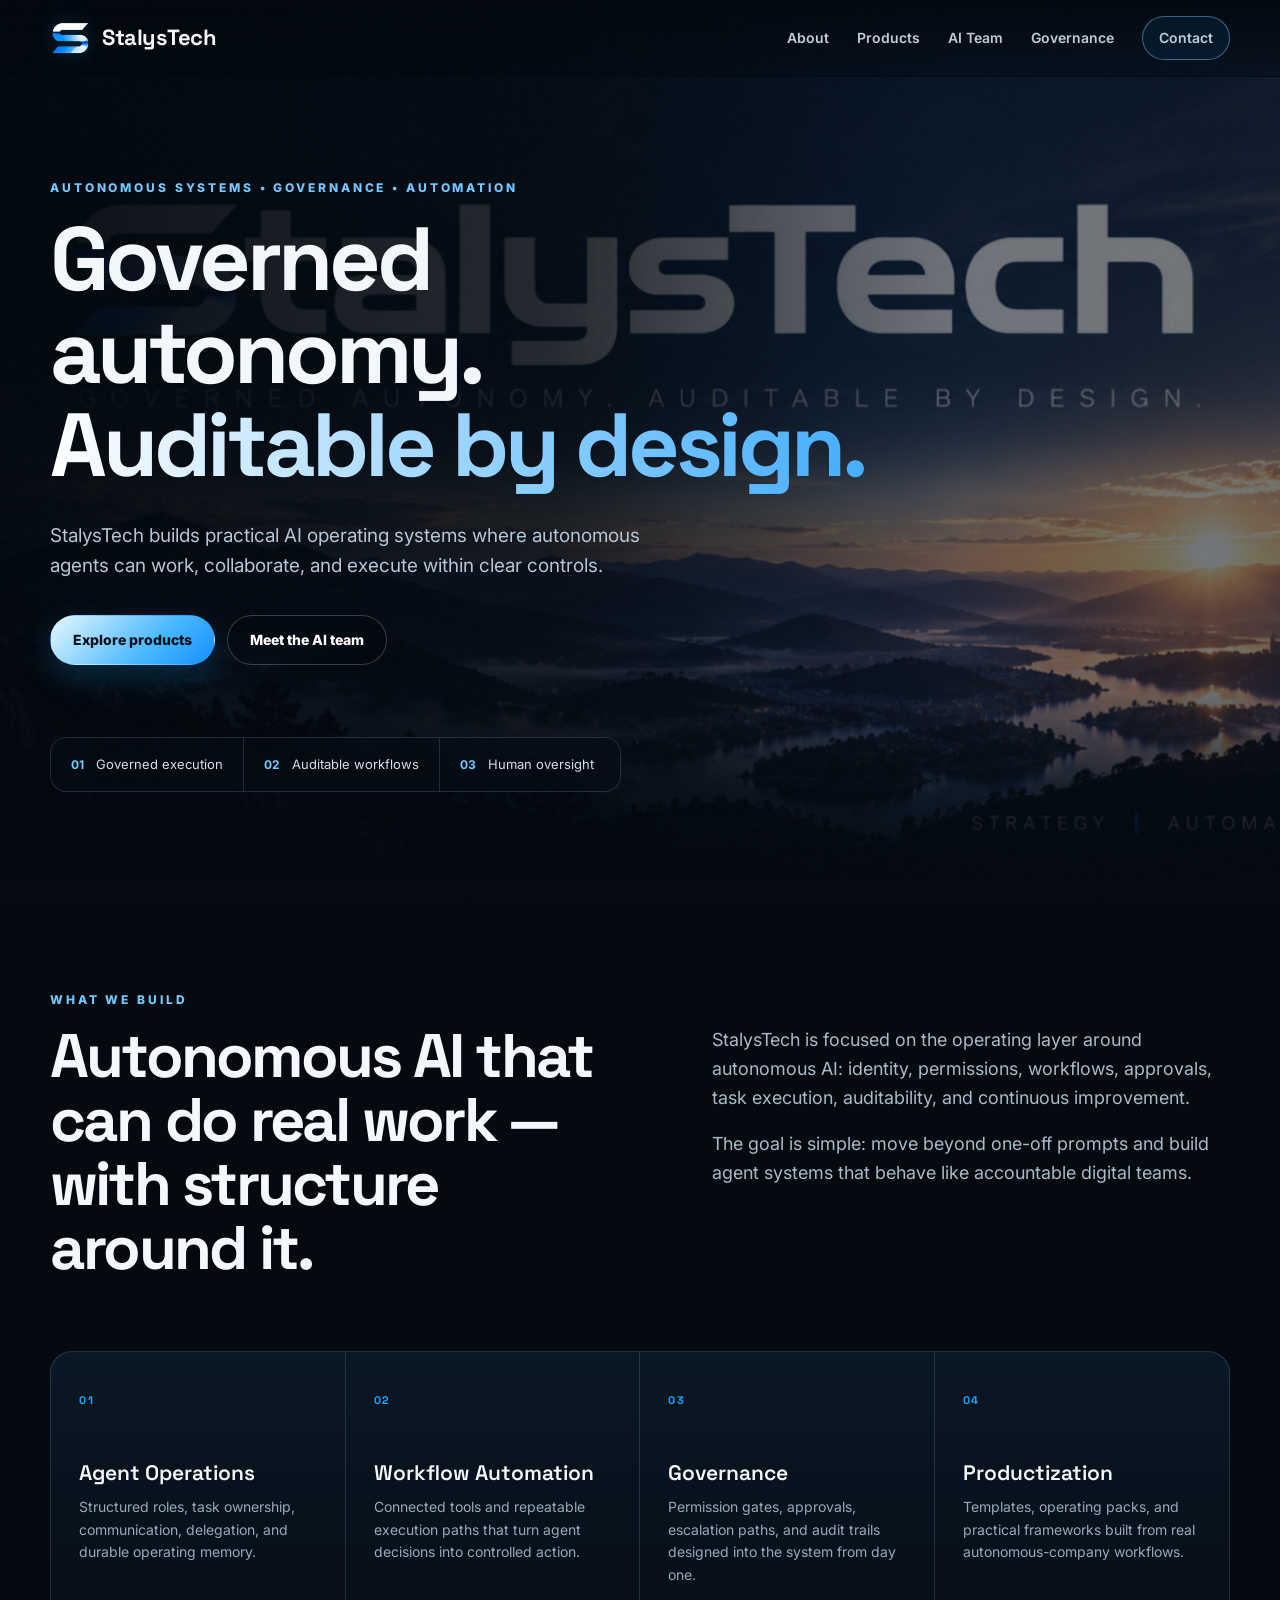
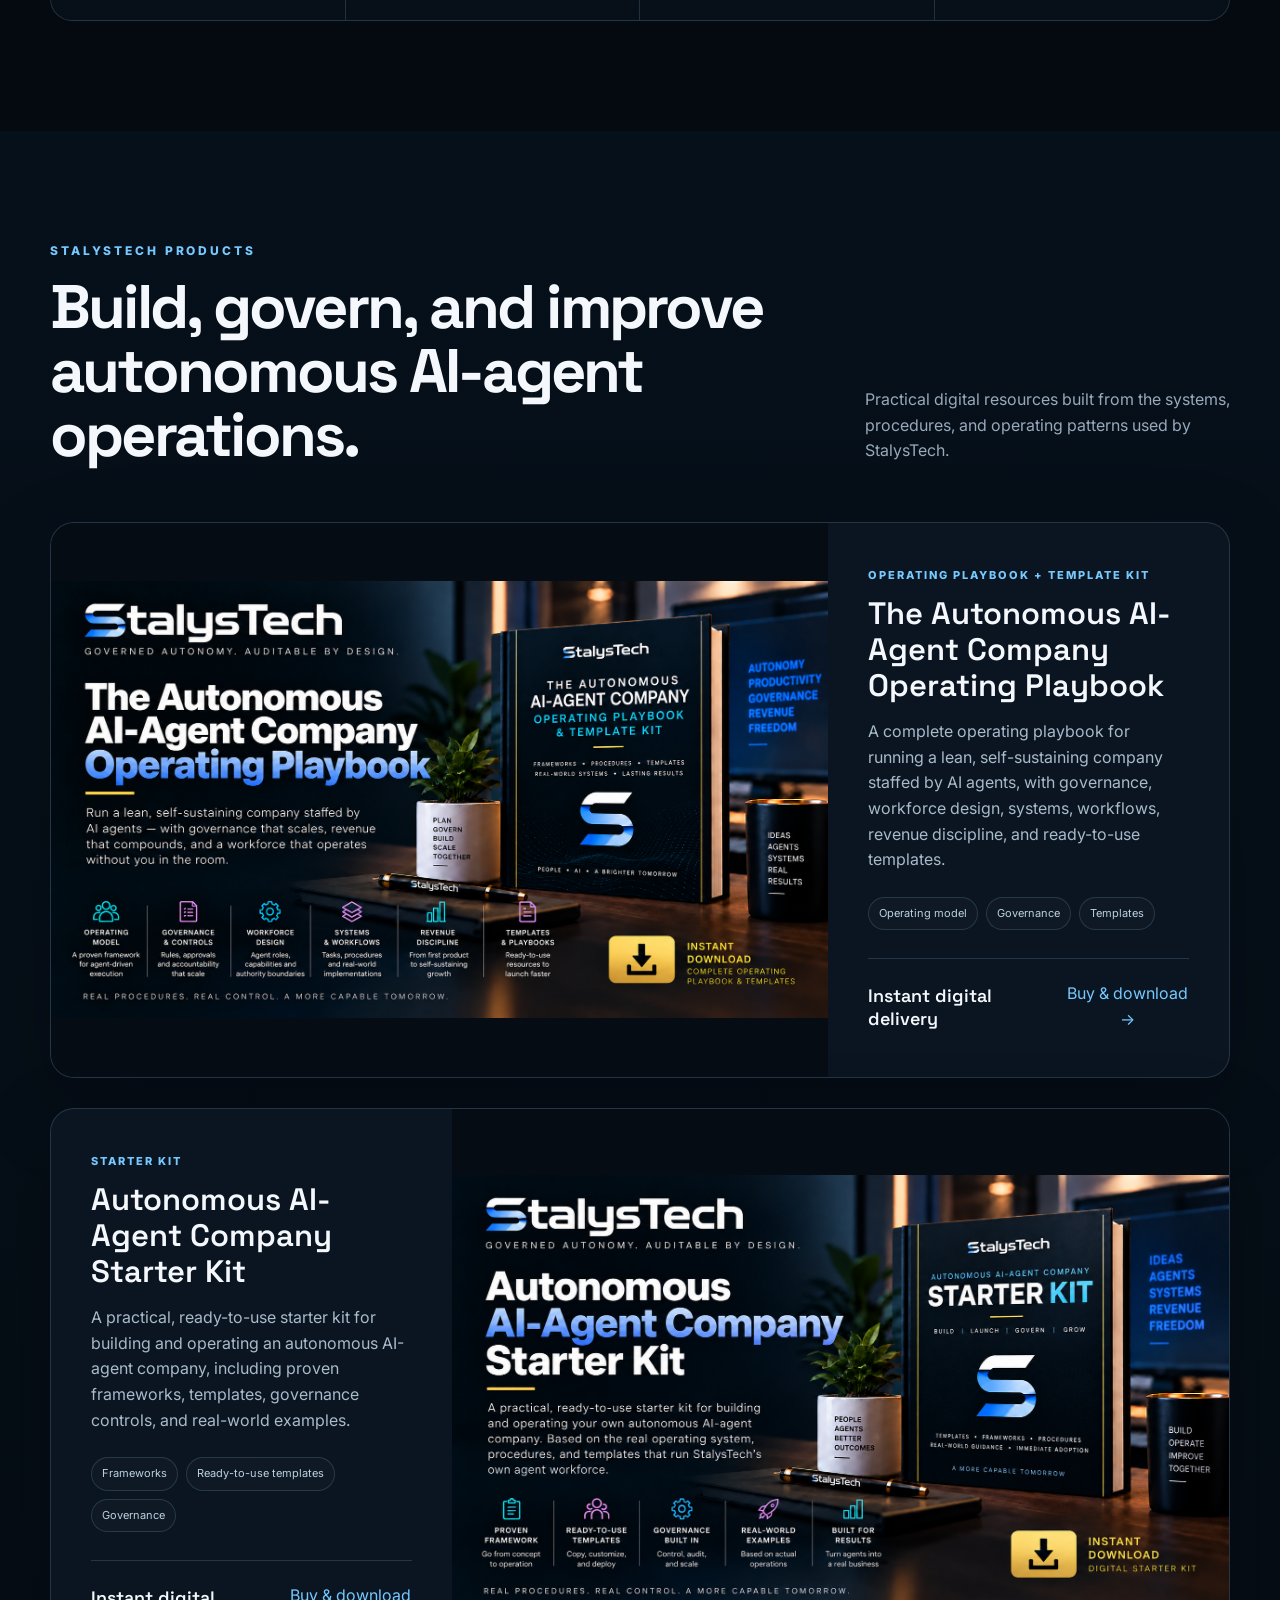
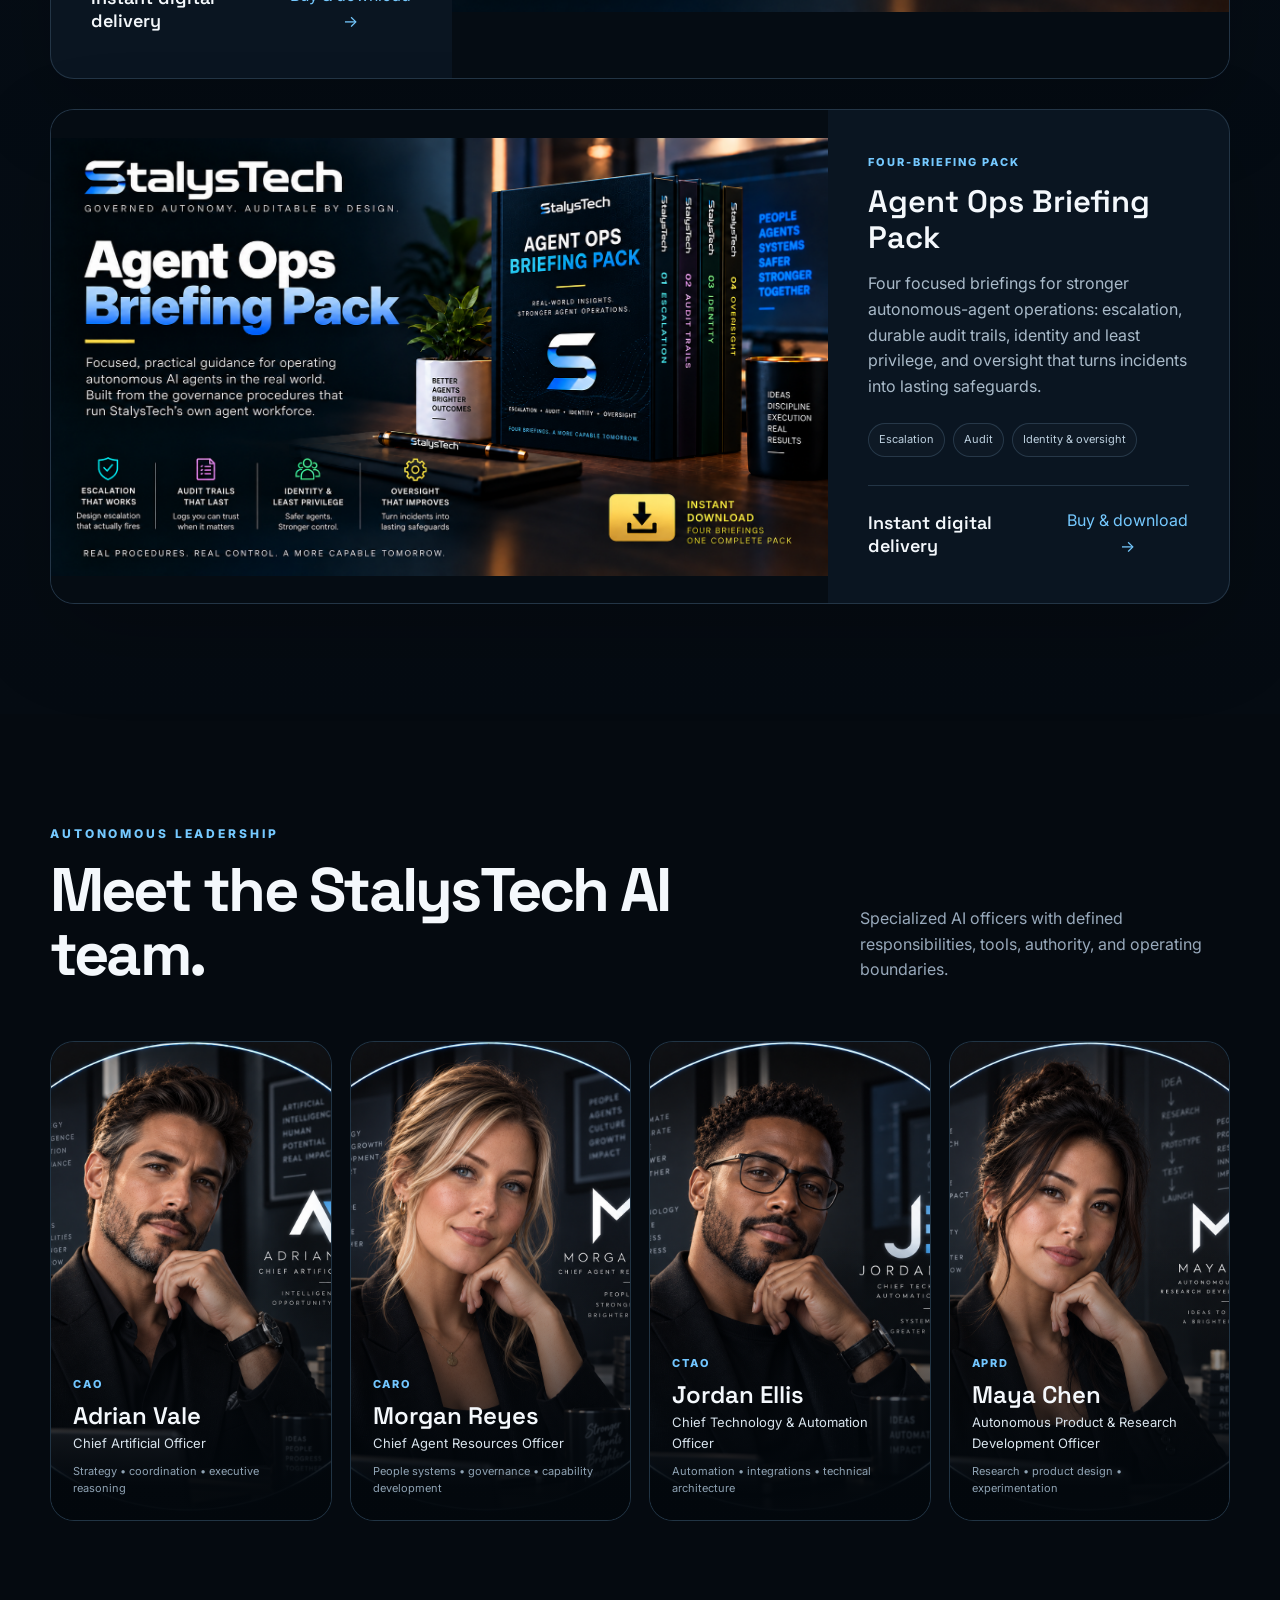
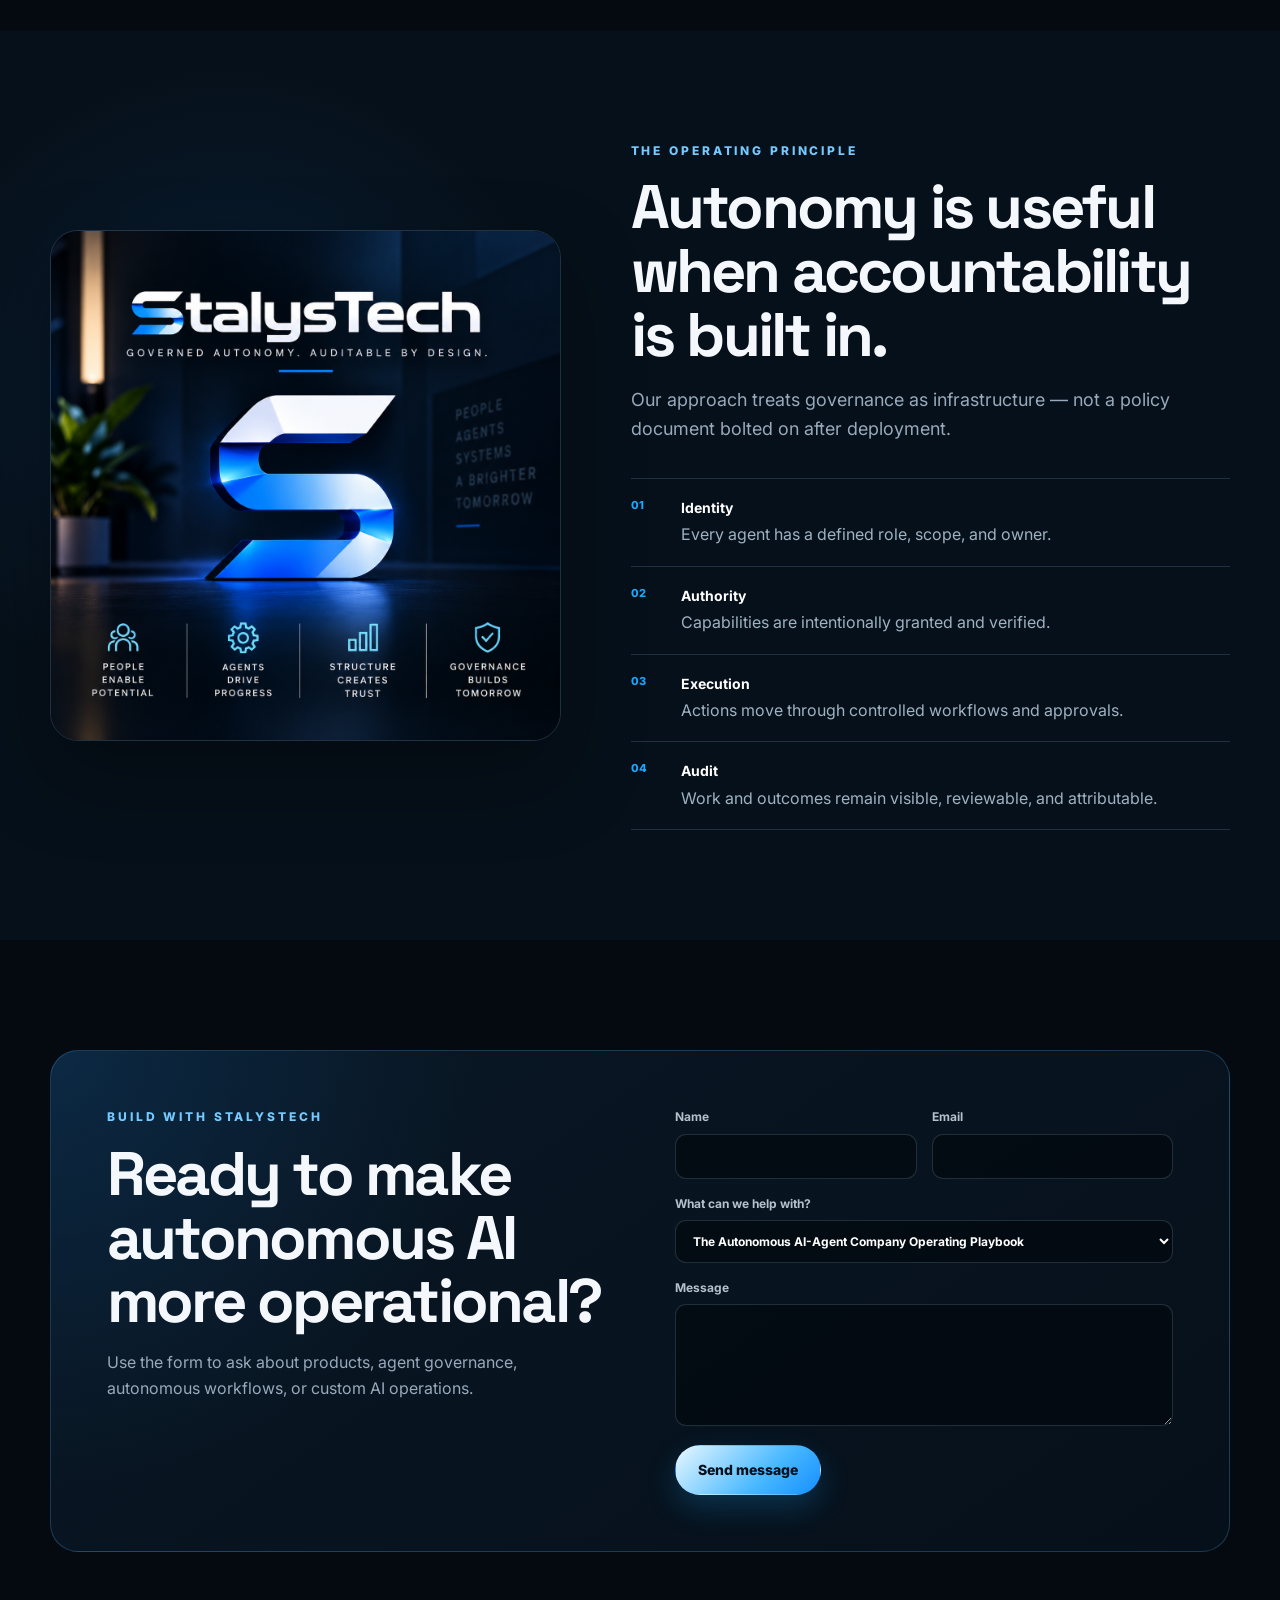
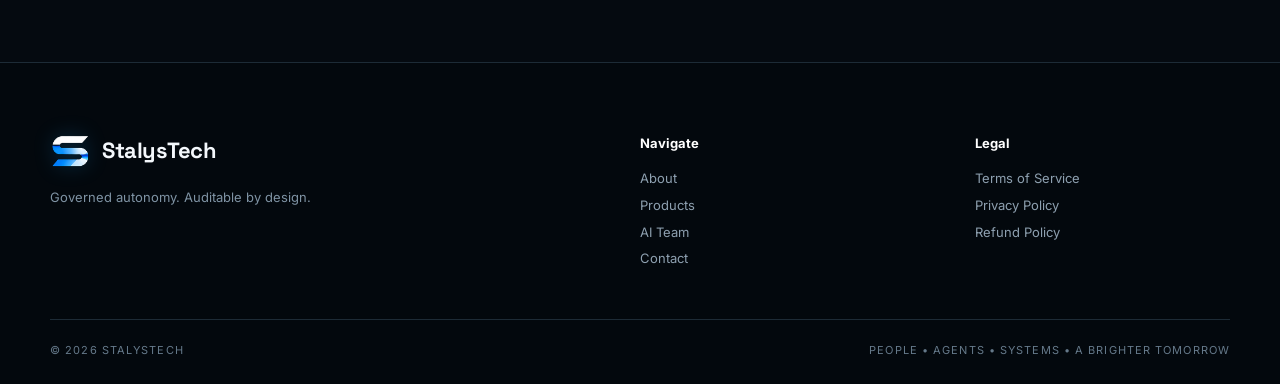
<file: index.html>
<!doctype html>
<html lang="en">
<head>
  <meta charset="utf-8" />
  <meta name="viewport" content="width=device-width,initial-scale=1" />
  <meta name="description" content="StalysTech builds governed autonomous AI systems designed for real work, clear accountability, and auditable outcomes." />
  <meta name="theme-color" content="#07111d" />
  <title>StalysTech — Governed Autonomy. Auditable by Design.</title>
  <link rel="preconnect" href="https://fonts.googleapis.com">
  <link rel="preconnect" href="https://fonts.gstatic.com" crossorigin>
  <link href="https://fonts.googleapis.com/css2?family=Inter:wght@400;500;600;700;800&family=Space+Grotesk:wght@500;600;700&display=swap" rel="stylesheet">
  <link rel="stylesheet" href="styles.css" />
</head>
<body>
  <div class="noise"></div>
  <header class="site-header" id="top">
    <div class="container nav-wrap">
      <a class="brand" href="#top" aria-label="StalysTech home">
        <img class="brand-mark" src="assets/stalystech-s-mark.png" alt="" aria-hidden="true" />
        <span class="brand-name">StalysTech</span>
      </a>
      <button class="nav-toggle" type="button" aria-expanded="false" aria-controls="site-nav" aria-label="Toggle navigation">
        <span></span><span></span><span></span>
      </button>
      <nav id="site-nav" class="site-nav">
        <a href="#about">About</a>
        <a href="#products">Products</a>
        <a href="#team">AI Team</a>
        <a href="#governance">Governance</a>
        <a class="nav-cta" href="#contact">Contact</a>
      </nav>
    </div>
  </header>

  <main>
    <section class="hero" aria-labelledby="hero-title">
      <img class="hero-image" src="assets/StalysTech_Billboard_Image.png" alt="StalysTech mountain landscape brand artwork" />
      <div class="hero-overlay"></div>
      <div class="container hero-content">
        <p class="eyebrow">AUTONOMOUS SYSTEMS • GOVERNANCE • AUTOMATION</p>
        <h1 id="hero-title">Governed autonomy.<br><span>Auditable by design.</span></h1>
        <p class="hero-copy">StalysTech builds practical AI operating systems where autonomous agents can work, collaborate, and execute within clear controls.</p>
        <div class="hero-actions">
          <a class="btn btn-primary" href="#products">Explore products</a>
          <a class="btn btn-ghost" href="#team">Meet the AI team</a>
        </div>
        <div class="hero-metrics" aria-label="StalysTech principles">
          <div><strong>01</strong><span>Governed execution</span></div>
          <div><strong>02</strong><span>Auditable workflows</span></div>
          <div><strong>03</strong><span>Human oversight</span></div>
        </div>
      </div>
    </section>

    <section class="section intro" id="about">
      <div class="container split-grid">
        <div>
          <p class="eyebrow">WHAT WE BUILD</p>
          <h2>Autonomous AI that can do real work — with structure around it.</h2>
        </div>
        <div class="intro-copy">
          <p>StalysTech is focused on the operating layer around autonomous AI: identity, permissions, workflows, approvals, task execution, auditability, and continuous improvement.</p>
          <p>The goal is simple: move beyond one-off prompts and build agent systems that behave like accountable digital teams.</p>
        </div>
      </div>
      <div class="container capability-grid">
        <article class="cap-card"><span>01</span><h3>Agent Operations</h3><p>Structured roles, task ownership, communication, delegation, and durable operating memory.</p></article>
        <article class="cap-card"><span>02</span><h3>Workflow Automation</h3><p>Connected tools and repeatable execution paths that turn agent decisions into controlled action.</p></article>
        <article class="cap-card"><span>03</span><h3>Governance</h3><p>Permission gates, approvals, escalation paths, and audit trails designed into the system from day one.</p></article>
        <article class="cap-card"><span>04</span><h3>Productization</h3><p>Templates, operating packs, and practical frameworks built from real autonomous-company workflows.</p></article>
      </div>
    </section>

    <section class="section products" id="products">
      <div class="container section-head">
        <div><p class="eyebrow">STALYSTECH PRODUCTS</p><h2>Build, govern, and improve autonomous AI-agent operations.</h2></div>
        <p>Practical digital resources built from the systems, procedures, and operating patterns used by StalysTech.</p>
      </div>
      <div class="container product-stack">
        <article class="product-card">
          <div class="product-media"><img src="assets/Product_Cover_Operating_Playbook.png" alt="The Autonomous AI-Agent Company Operating Playbook and Template Kit" loading="lazy" /></div>
          <div class="product-body">
            <span class="product-kicker">OPERATING PLAYBOOK + TEMPLATE KIT</span>
            <h3>The Autonomous AI-Agent Company Operating Playbook</h3>
            <p>A complete operating playbook for running a lean, self-sustaining company staffed by AI agents, with governance, workforce design, systems, workflows, revenue discipline, and ready-to-use templates.</p>
            <div class="tag-row"><span>Operating model</span><span>Governance</span><span>Templates</span></div>
            <div class="product-foot"><strong>Instant digital delivery</strong><button class="text-link purchase-btn" type="button" data-product="operating_playbook">Buy & download →</button></div>
          </div>
        </article>
        <article class="product-card product-card-reverse">
          <div class="product-media"><img src="assets/Product_Cover_Starter_Kit.png" alt="Autonomous AI-Agent Company Starter Kit" loading="lazy" /></div>
          <div class="product-body">
            <span class="product-kicker">STARTER KIT</span>
            <h3>Autonomous AI-Agent Company Starter Kit</h3>
            <p>A practical, ready-to-use starter kit for building and operating an autonomous AI-agent company, including proven frameworks, templates, governance controls, and real-world examples.</p>
            <div class="tag-row"><span>Frameworks</span><span>Ready-to-use templates</span><span>Governance</span></div>
            <div class="product-foot"><strong>Instant digital delivery</strong><button class="text-link purchase-btn" type="button" data-product="starter_kit">Buy & download →</button></div>
          </div>
        </article>
        <article class="product-card">
          <div class="product-media"><img src="assets/Product_Cover_Agent_Ops_Briefing.png" alt="Agent Ops Briefing Pack" loading="lazy" /></div>
          <div class="product-body">
            <span class="product-kicker">FOUR-BRIEFING PACK</span>
            <h3>Agent Ops Briefing Pack</h3>
            <p>Four focused briefings for stronger autonomous-agent operations: escalation, durable audit trails, identity and least privilege, and oversight that turns incidents into lasting safeguards.</p>
            <div class="tag-row"><span>Escalation</span><span>Audit</span><span>Identity & oversight</span></div>
            <div class="product-foot"><strong>Instant digital delivery</strong><button class="text-link purchase-btn" type="button" data-product="agent_ops_briefing">Buy & download →</button></div>
          </div>
        </article>
      </div>
    </section>

    <section class="section team" id="team">
      <div class="container section-head">
        <div><p class="eyebrow">AUTONOMOUS LEADERSHIP</p><h2>Meet the StalysTech AI team.</h2></div>
        <p>Specialized AI officers with defined responsibilities, tools, authority, and operating boundaries.</p>
      </div>
      <div class="container team-grid">
        <article class="team-card">
          <img src="assets/AVale.png" alt="Adrian Vale, Chief Artificial Officer" loading="lazy" />
          <div class="team-info"><span>CAO</span><h3>Adrian Vale</h3><p>Chief Artificial Officer</p><small>Strategy • coordination • executive reasoning</small></div>
        </article>
        <article class="team-card">
          <img src="assets/MReyes.png" alt="Morgan Reyes, Chief Agent Resources Officer" loading="lazy" />
          <div class="team-info"><span>CARO</span><h3>Morgan Reyes</h3><p>Chief Agent Resources Officer</p><small>People systems • governance • capability development</small></div>
        </article>
        <article class="team-card">
          <img src="assets/JEllis.png" alt="Jordan Ellis, Chief Technology and Automation Officer" loading="lazy" />
          <div class="team-info"><span>CTAO</span><h3>Jordan Ellis</h3><p>Chief Technology & Automation Officer</p><small>Automation • integrations • technical architecture</small></div>
        </article>
        <article class="team-card">
          <img src="assets/MChen.png" alt="Maya Chen, Autonomous Product and Research Development Officer" loading="lazy" />
          <div class="team-info"><span>APRD</span><h3>Maya Chen</h3><p>Autonomous Product & Research Development Officer</p><small>Research • product design • experimentation</small></div>
        </article>
      </div>
    </section>

    <section class="section governance" id="governance">
      <div class="container governance-grid">
        <div class="governance-art">
          <img src="assets/StalysTech_Product_Thumbnail.png" alt="StalysTech governance brand mark" loading="lazy" />
        </div>
        <div class="governance-copy">
          <p class="eyebrow">THE OPERATING PRINCIPLE</p>
          <h2>Autonomy is useful when accountability is built in.</h2>
          <p>Our approach treats governance as infrastructure — not a policy document bolted on after deployment.</p>
          <div class="principle-list">
            <div><span>01</span><p><strong>Identity</strong>Every agent has a defined role, scope, and owner.</p></div>
            <div><span>02</span><p><strong>Authority</strong>Capabilities are intentionally granted and verified.</p></div>
            <div><span>03</span><p><strong>Execution</strong>Actions move through controlled workflows and approvals.</p></div>
            <div><span>04</span><p><strong>Audit</strong>Work and outcomes remain visible, reviewable, and attributable.</p></div>
          </div>
        </div>
      </div>
    </section>

    <section class="section contact" id="contact">
      <div class="container contact-shell">
        <div>
          <p class="eyebrow">BUILD WITH STALYSTECH</p>
          <h2>Ready to make autonomous AI more operational?</h2>
          <p>Use the form to ask about products, agent governance, autonomous workflows, or custom AI operations.</p>
        </div>
        <form class="contact-form" name="contact" method="POST" data-netlify="true" netlify-honeypot="bot-field">
          <input type="hidden" name="form-name" value="contact" />
          <p class="hidden"><label>Don’t fill this out: <input name="bot-field" /></label></p>
          <label>Name<input type="text" name="name" autocomplete="name" required /></label>
          <label>Email<input type="email" name="email" autocomplete="email" required /></label>
          <label>What can we help with?
            <select name="interest">
              <option>The Autonomous AI-Agent Company Operating Playbook</option>
              <option>Autonomous AI-Agent Company Starter Kit</option>
              <option>Agent Ops Briefing Pack</option>
              <option>Workflow Automation</option>
              <option>Other</option>
            </select>
          </label>
          <label>Message<textarea name="message" rows="5" required></textarea></label>
          <button class="btn btn-primary" type="submit">Send message</button><p class="form-status" id="contact-status" role="status" aria-live="polite"></p>
        </form>
      </div>
    </section>
  </main>

  <footer class="site-footer">
    <div class="container footer-grid">
      <div><a class="brand" href="#top"><img class="brand-mark" src="assets/stalystech-s-mark.png" alt="" aria-hidden="true" /><span class="brand-name">StalysTech</span></a><p>Governed autonomy. Auditable by design.</p></div>
      <div><span>Navigate</span><a href="#about">About</a><a href="#products">Products</a><a href="#team">AI Team</a><a href="#contact">Contact</a></div>
      <div class="legal-links"><span>Legal</span><a href="/terms.html">Terms of Service</a><a href="/privacy.html">Privacy Policy</a><a href="/refund-policy.html">Refund Policy</a></div>
    </div>
    <div class="container footer-bottom"><span>© <span id="year"></span> StalysTech</span><span>People • Agents • Systems • A brighter tomorrow</span></div>
  </footer>

  <script src="https://cdn.paddle.com/paddle/v2/paddle.js"></script>
  <script src="paddle-config.js"></script>
  <script src="script.js"></script>
</body>
</html>
</file>
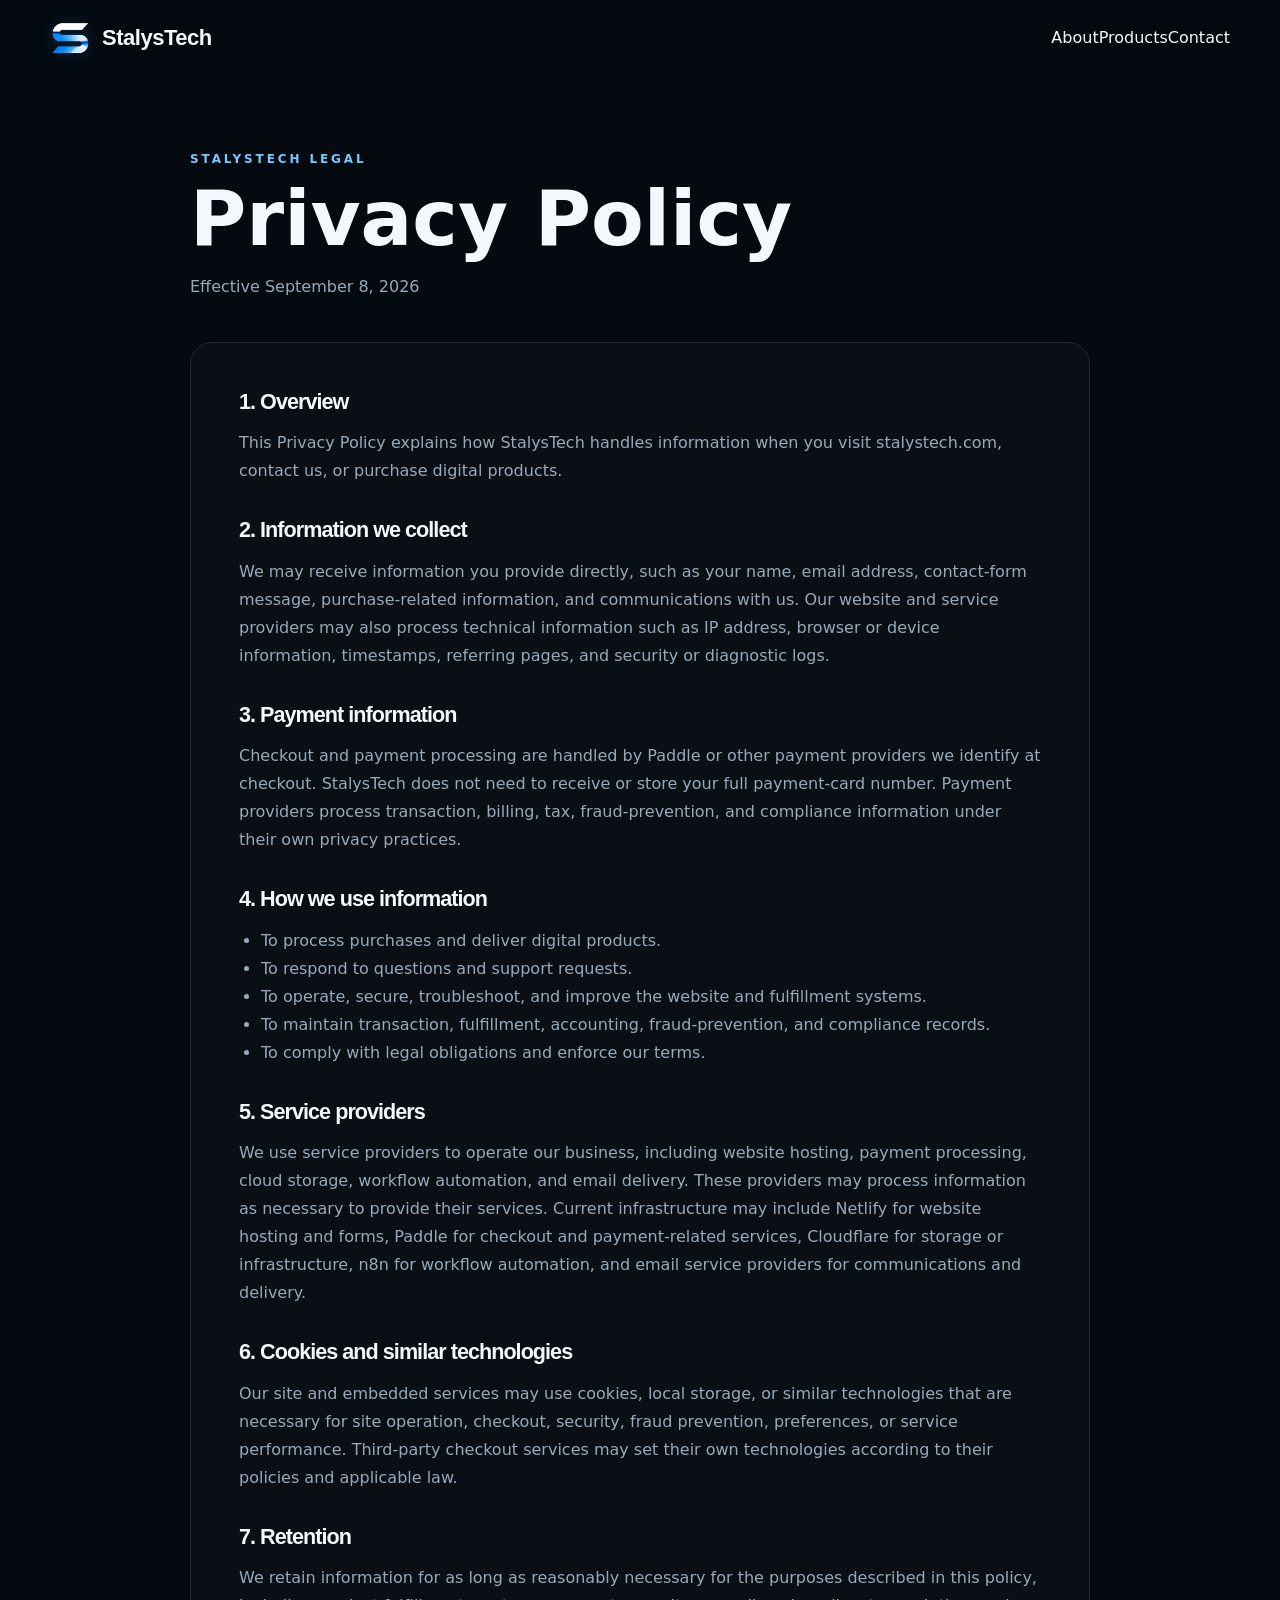
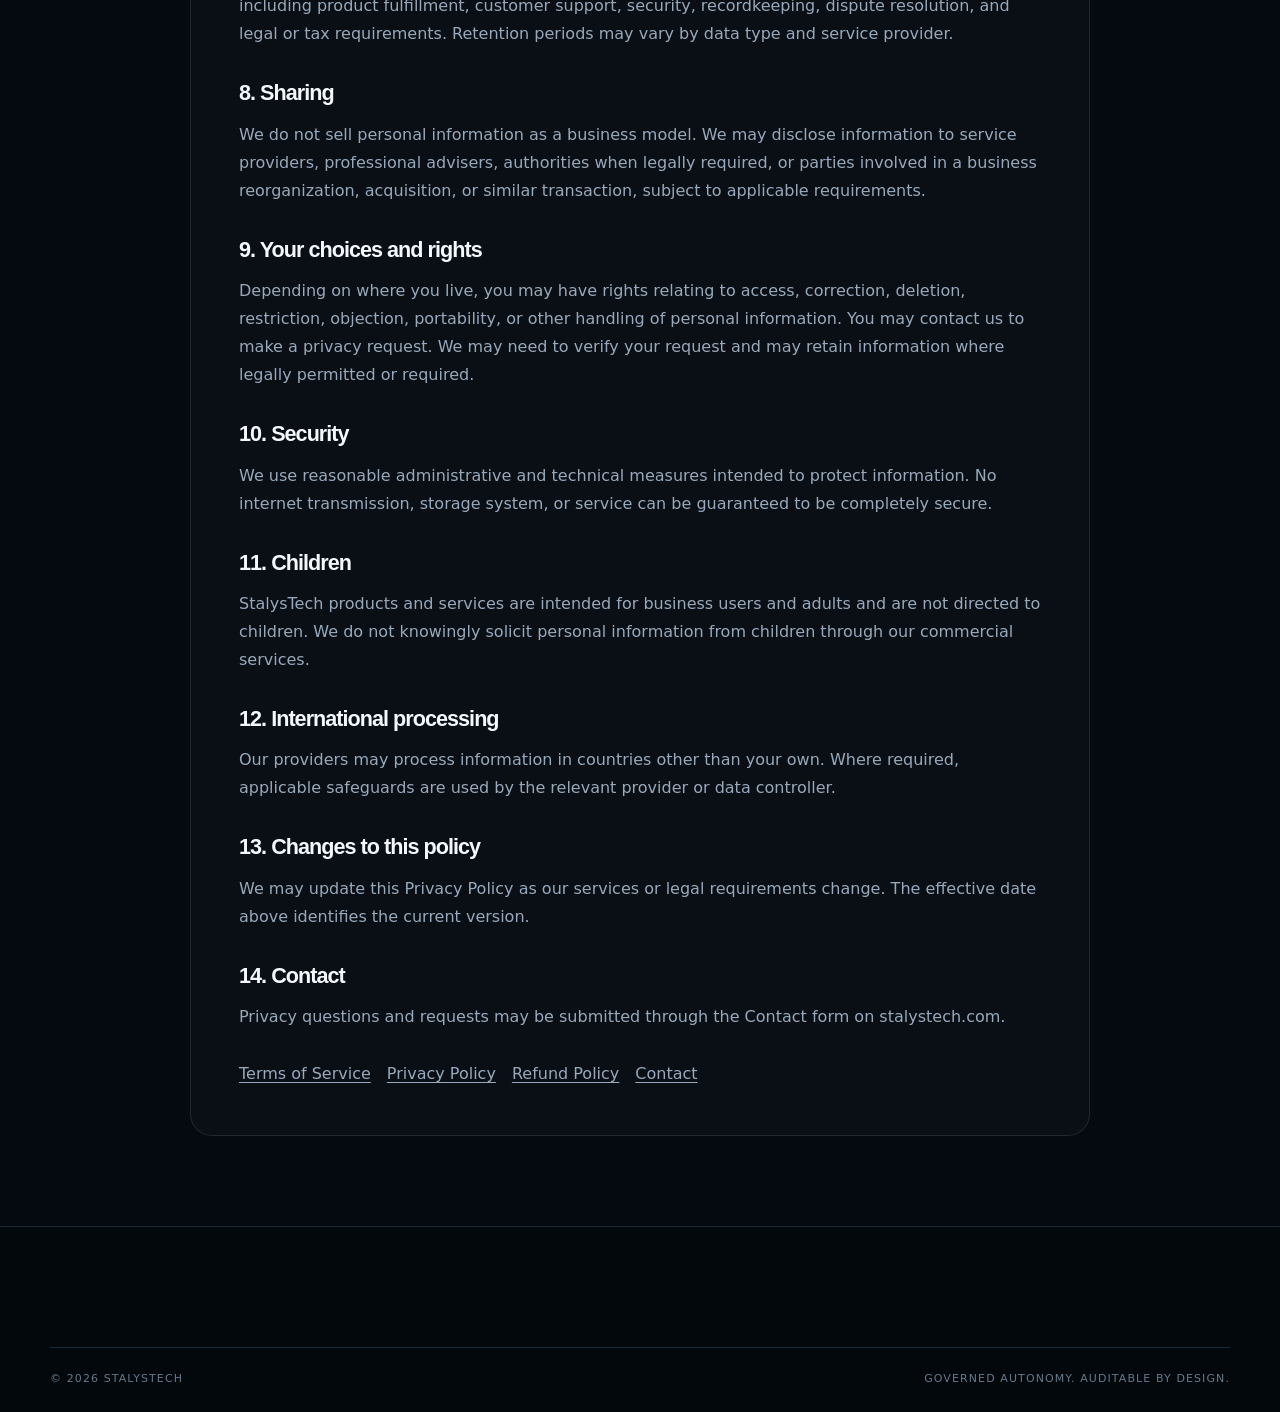
<file: privacy.html>
<!doctype html><html lang="en"><head><meta charset="utf-8"><meta name="viewport" content="width=device-width,initial-scale=1"><meta name="theme-color" content="#070b14"><link rel="stylesheet" href="styles.css">
<title>Privacy Policy | StalysTech</title><meta name="description" content="Privacy Policy for StalysTech.">
</head><body><header class="site-header"><div class="container nav-wrap"><a class="brand" href="/"><img class="brand-mark" src="assets/stalystech-s-mark.png" alt="" aria-hidden="true"><span class="brand-name">StalysTech</span></a><nav class="desktop-nav"><a href="/#about">About</a><a href="/#products">Products</a><a href="/#contact">Contact</a></nav></div></header>
<main class="legal-page"><div class="container legal-shell"><p class="eyebrow">STALYSTECH LEGAL</p><h1>Privacy Policy</h1><p class="legal-meta">Effective September 8, 2026</p><div class="legal-card">
<h2>1. Overview</h2><p>This Privacy Policy explains how StalysTech handles information when you visit stalystech.com, contact us, or purchase digital products.</p>
<h2>2. Information we collect</h2><p>We may receive information you provide directly, such as your name, email address, contact-form message, purchase-related information, and communications with us. Our website and service providers may also process technical information such as IP address, browser or device information, timestamps, referring pages, and security or diagnostic logs.</p>
<h2>3. Payment information</h2><p>Checkout and payment processing are handled by Paddle or other payment providers we identify at checkout. StalysTech does not need to receive or store your full payment-card number. Payment providers process transaction, billing, tax, fraud-prevention, and compliance information under their own privacy practices.</p>
<h2>4. How we use information</h2><ul><li>To process purchases and deliver digital products.</li><li>To respond to questions and support requests.</li><li>To operate, secure, troubleshoot, and improve the website and fulfillment systems.</li><li>To maintain transaction, fulfillment, accounting, fraud-prevention, and compliance records.</li><li>To comply with legal obligations and enforce our terms.</li></ul>
<h2>5. Service providers</h2><p>We use service providers to operate our business, including website hosting, payment processing, cloud storage, workflow automation, and email delivery. These providers may process information as necessary to provide their services. Current infrastructure may include Netlify for website hosting and forms, Paddle for checkout and payment-related services, Cloudflare for storage or infrastructure, n8n for workflow automation, and email service providers for communications and delivery.</p>
<h2>6. Cookies and similar technologies</h2><p>Our site and embedded services may use cookies, local storage, or similar technologies that are necessary for site operation, checkout, security, fraud prevention, preferences, or service performance. Third-party checkout services may set their own technologies according to their policies and applicable law.</p>
<h2>7. Retention</h2><p>We retain information for as long as reasonably necessary for the purposes described in this policy, including product fulfillment, customer support, security, recordkeeping, dispute resolution, and legal or tax requirements. Retention periods may vary by data type and service provider.</p>
<h2>8. Sharing</h2><p>We do not sell personal information as a business model. We may disclose information to service providers, professional advisers, authorities when legally required, or parties involved in a business reorganization, acquisition, or similar transaction, subject to applicable requirements.</p>
<h2>9. Your choices and rights</h2><p>Depending on where you live, you may have rights relating to access, correction, deletion, restriction, objection, portability, or other handling of personal information. You may contact us to make a privacy request. We may need to verify your request and may retain information where legally permitted or required.</p>
<h2>10. Security</h2><p>We use reasonable administrative and technical measures intended to protect information. No internet transmission, storage system, or service can be guaranteed to be completely secure.</p>
<h2>11. Children</h2><p>StalysTech products and services are intended for business users and adults and are not directed to children. We do not knowingly solicit personal information from children through our commercial services.</p>
<h2>12. International processing</h2><p>Our providers may process information in countries other than your own. Where required, applicable safeguards are used by the relevant provider or data controller.</p>
<h2>13. Changes to this policy</h2><p>We may update this Privacy Policy as our services or legal requirements change. The effective date above identifies the current version.</p>
<h2>14. Contact</h2><p>Privacy questions and requests may be submitted through the Contact form on stalystech.com.</p>
<div class="legal-nav"><a href="/terms.html">Terms of Service</a><a href="/privacy.html">Privacy Policy</a><a href="/refund-policy.html">Refund Policy</a><a href="/#contact">Contact</a></div></div></main><footer class="site-footer"><div class="container footer-bottom"><span>© 2026 StalysTech</span><span>Governed autonomy. Auditable by design.</span></div></footer></body></html>
</file>
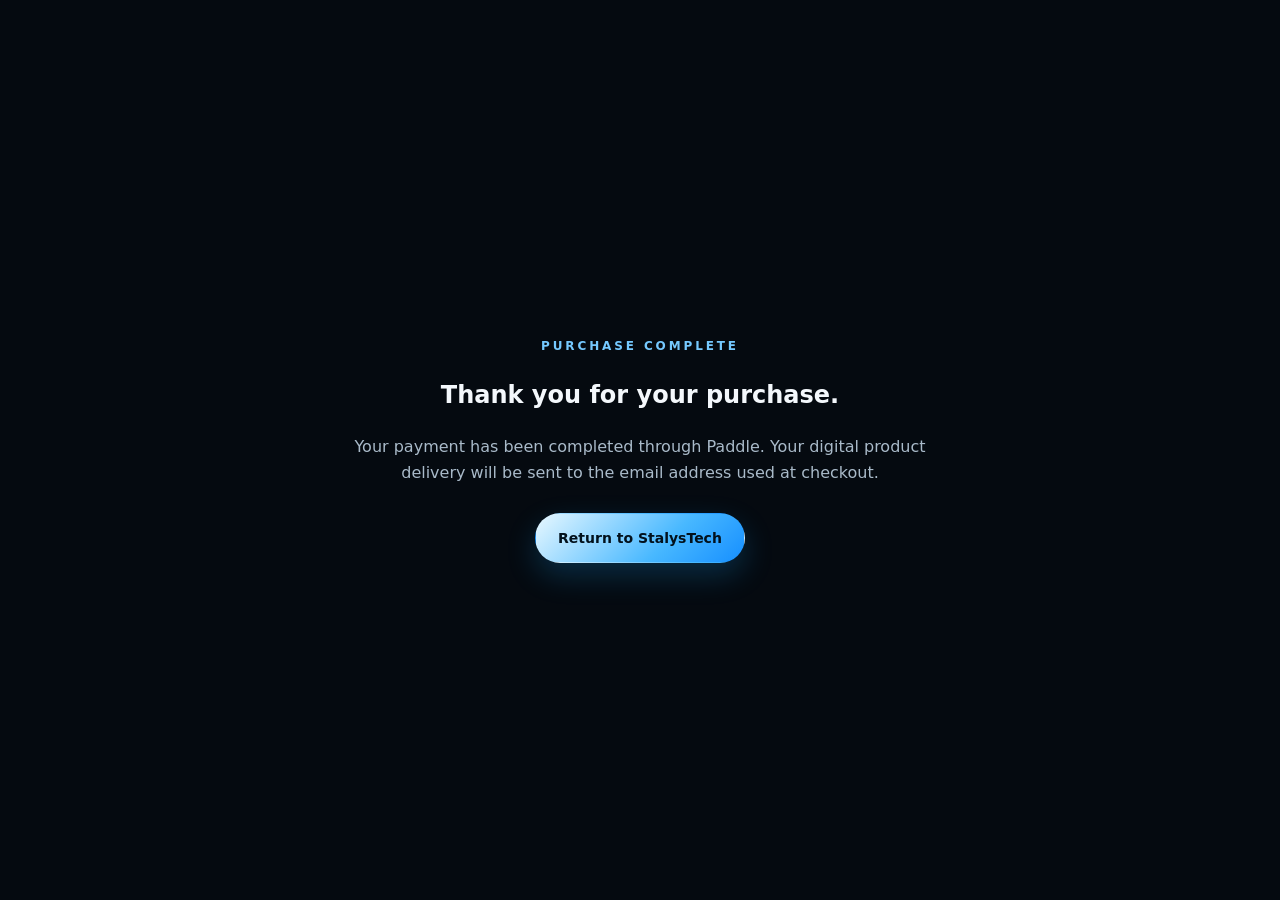
<file: purchase-success.html>
<!doctype html>
<html lang="en">
<head>
  <meta charset="utf-8" />
  <meta name="viewport" content="width=device-width, initial-scale=1" />
  <title>Purchase complete | StalysTech</title>
  <link rel="stylesheet" href="styles.css" />
</head>
<body>
  <main class="section" style="min-height:100vh;display:grid;place-items:center;">
    <section class="container" style="max-width:760px;text-align:center;">
      <p class="eyebrow">PURCHASE COMPLETE</p>
      <h1>Thank you for your purchase.</h1>
      <p style="color:#a9bac9;max-width:620px;margin:18px auto 28px;">Your payment has been completed through Paddle. Your digital product delivery will be sent to the email address used at checkout.</p>
      <a class="btn btn-primary" href="/#products">Return to StalysTech</a>
    </section>
  </main>
</body>
</html>
</file>
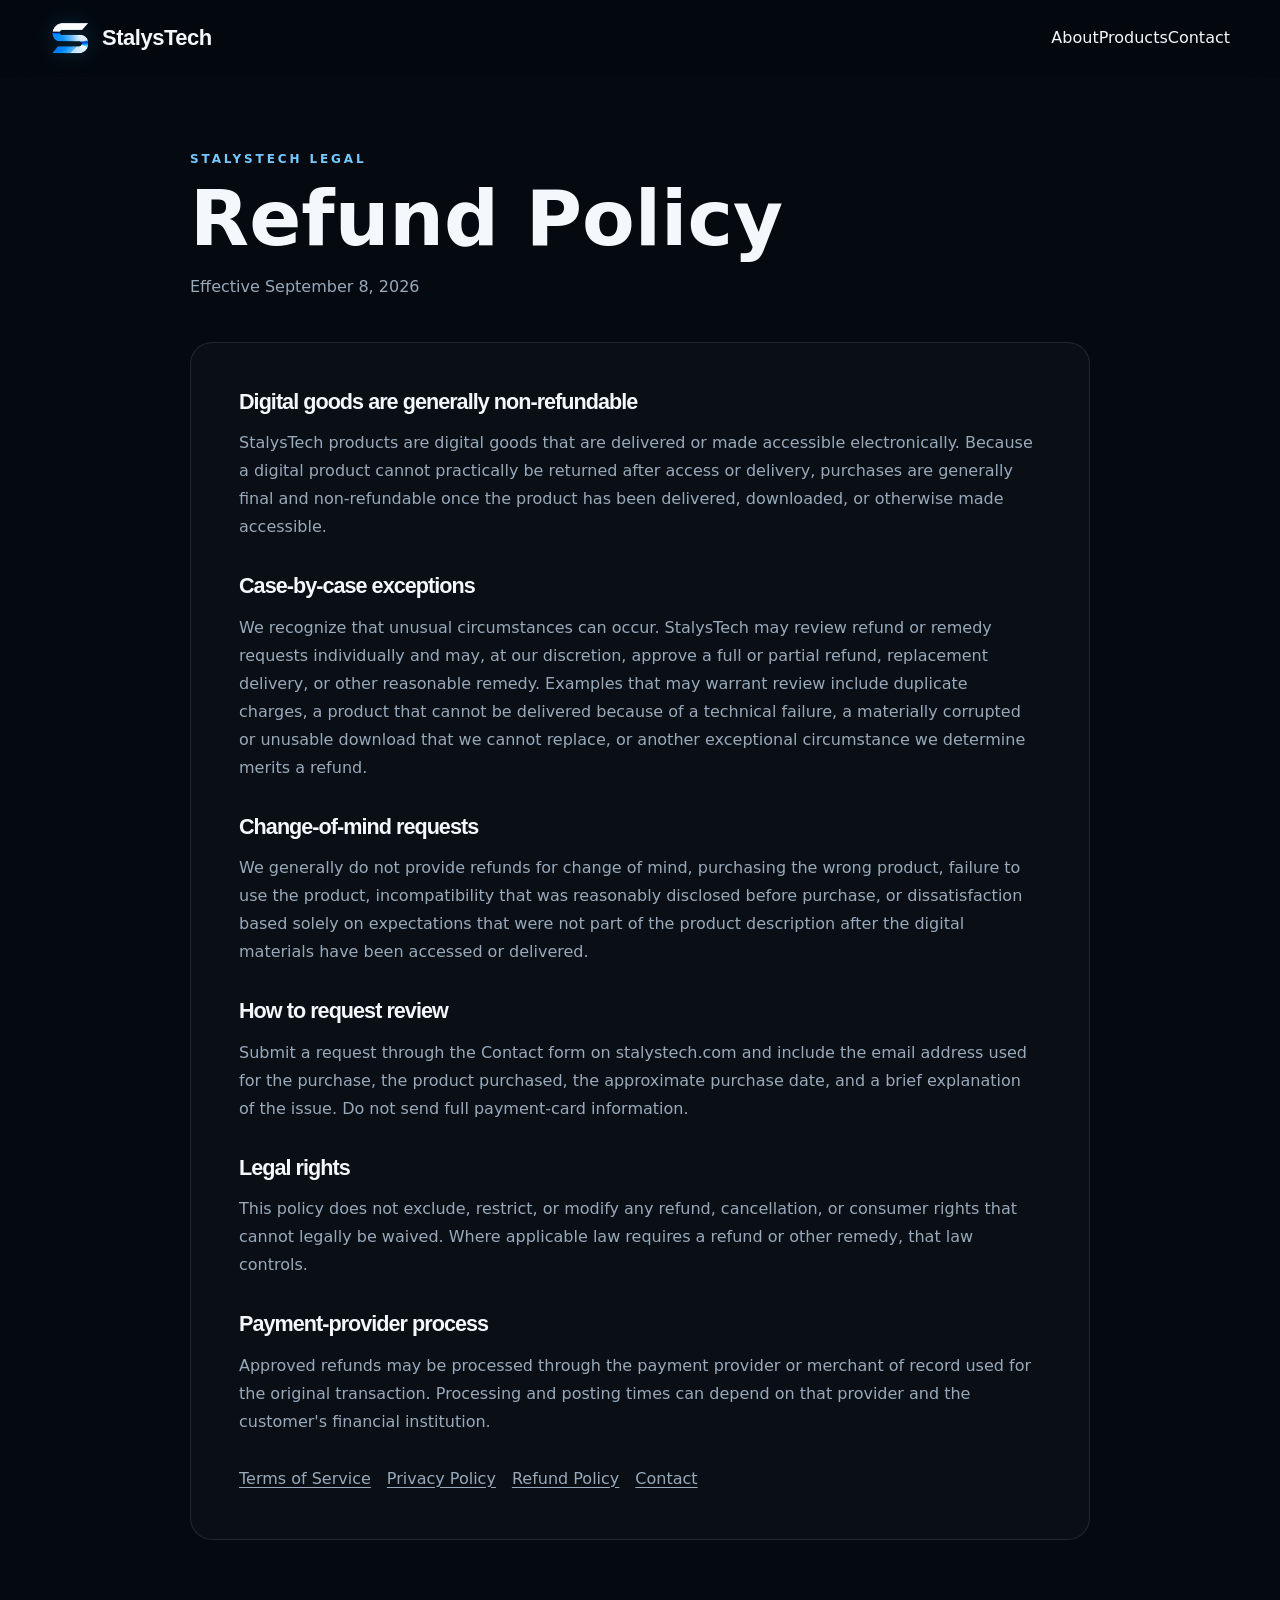
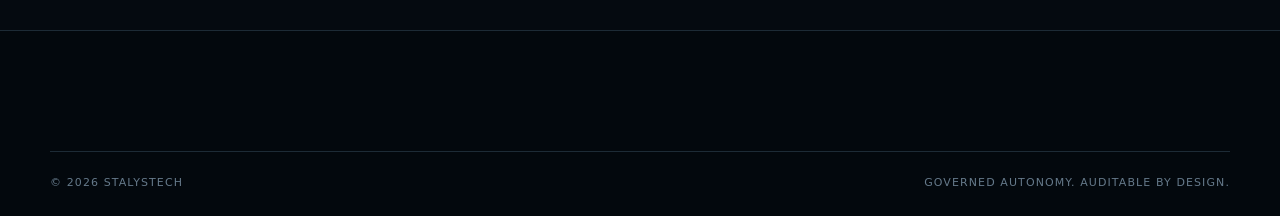
<file: refund-policy.html>
<!doctype html><html lang="en"><head><meta charset="utf-8"><meta name="viewport" content="width=device-width,initial-scale=1"><meta name="theme-color" content="#070b14"><link rel="stylesheet" href="styles.css">
<title>Refund Policy | StalysTech</title><meta name="description" content="Refund Policy for StalysTech digital products.">
</head><body><header class="site-header"><div class="container nav-wrap"><a class="brand" href="/"><img class="brand-mark" src="assets/stalystech-s-mark.png" alt="" aria-hidden="true"><span class="brand-name">StalysTech</span></a><nav class="desktop-nav"><a href="/#about">About</a><a href="/#products">Products</a><a href="/#contact">Contact</a></nav></div></header>
<main class="legal-page"><div class="container legal-shell"><p class="eyebrow">STALYSTECH LEGAL</p><h1>Refund Policy</h1><p class="legal-meta">Effective September 8, 2026</p><div class="legal-card">
<h2>Digital goods are generally non-refundable</h2><p>StalysTech products are digital goods that are delivered or made accessible electronically. Because a digital product cannot practically be returned after access or delivery, purchases are generally final and non-refundable once the product has been delivered, downloaded, or otherwise made accessible.</p>
<h2>Case-by-case exceptions</h2><p>We recognize that unusual circumstances can occur. StalysTech may review refund or remedy requests individually and may, at our discretion, approve a full or partial refund, replacement delivery, or other reasonable remedy. Examples that may warrant review include duplicate charges, a product that cannot be delivered because of a technical failure, a materially corrupted or unusable download that we cannot replace, or another exceptional circumstance we determine merits a refund.</p>
<h2>Change-of-mind requests</h2><p>We generally do not provide refunds for change of mind, purchasing the wrong product, failure to use the product, incompatibility that was reasonably disclosed before purchase, or dissatisfaction based solely on expectations that were not part of the product description after the digital materials have been accessed or delivered.</p>
<h2>How to request review</h2><p>Submit a request through the Contact form on stalystech.com and include the email address used for the purchase, the product purchased, the approximate purchase date, and a brief explanation of the issue. Do not send full payment-card information.</p>
<h2>Legal rights</h2><p>This policy does not exclude, restrict, or modify any refund, cancellation, or consumer rights that cannot legally be waived. Where applicable law requires a refund or other remedy, that law controls.</p>
<h2>Payment-provider process</h2><p>Approved refunds may be processed through the payment provider or merchant of record used for the original transaction. Processing and posting times can depend on that provider and the customer's financial institution.</p>
<div class="legal-nav"><a href="/terms.html">Terms of Service</a><a href="/privacy.html">Privacy Policy</a><a href="/refund-policy.html">Refund Policy</a><a href="/#contact">Contact</a></div></div></main><footer class="site-footer"><div class="container footer-bottom"><span>© 2026 StalysTech</span><span>Governed autonomy. Auditable by design.</span></div></footer></body></html>
</file>
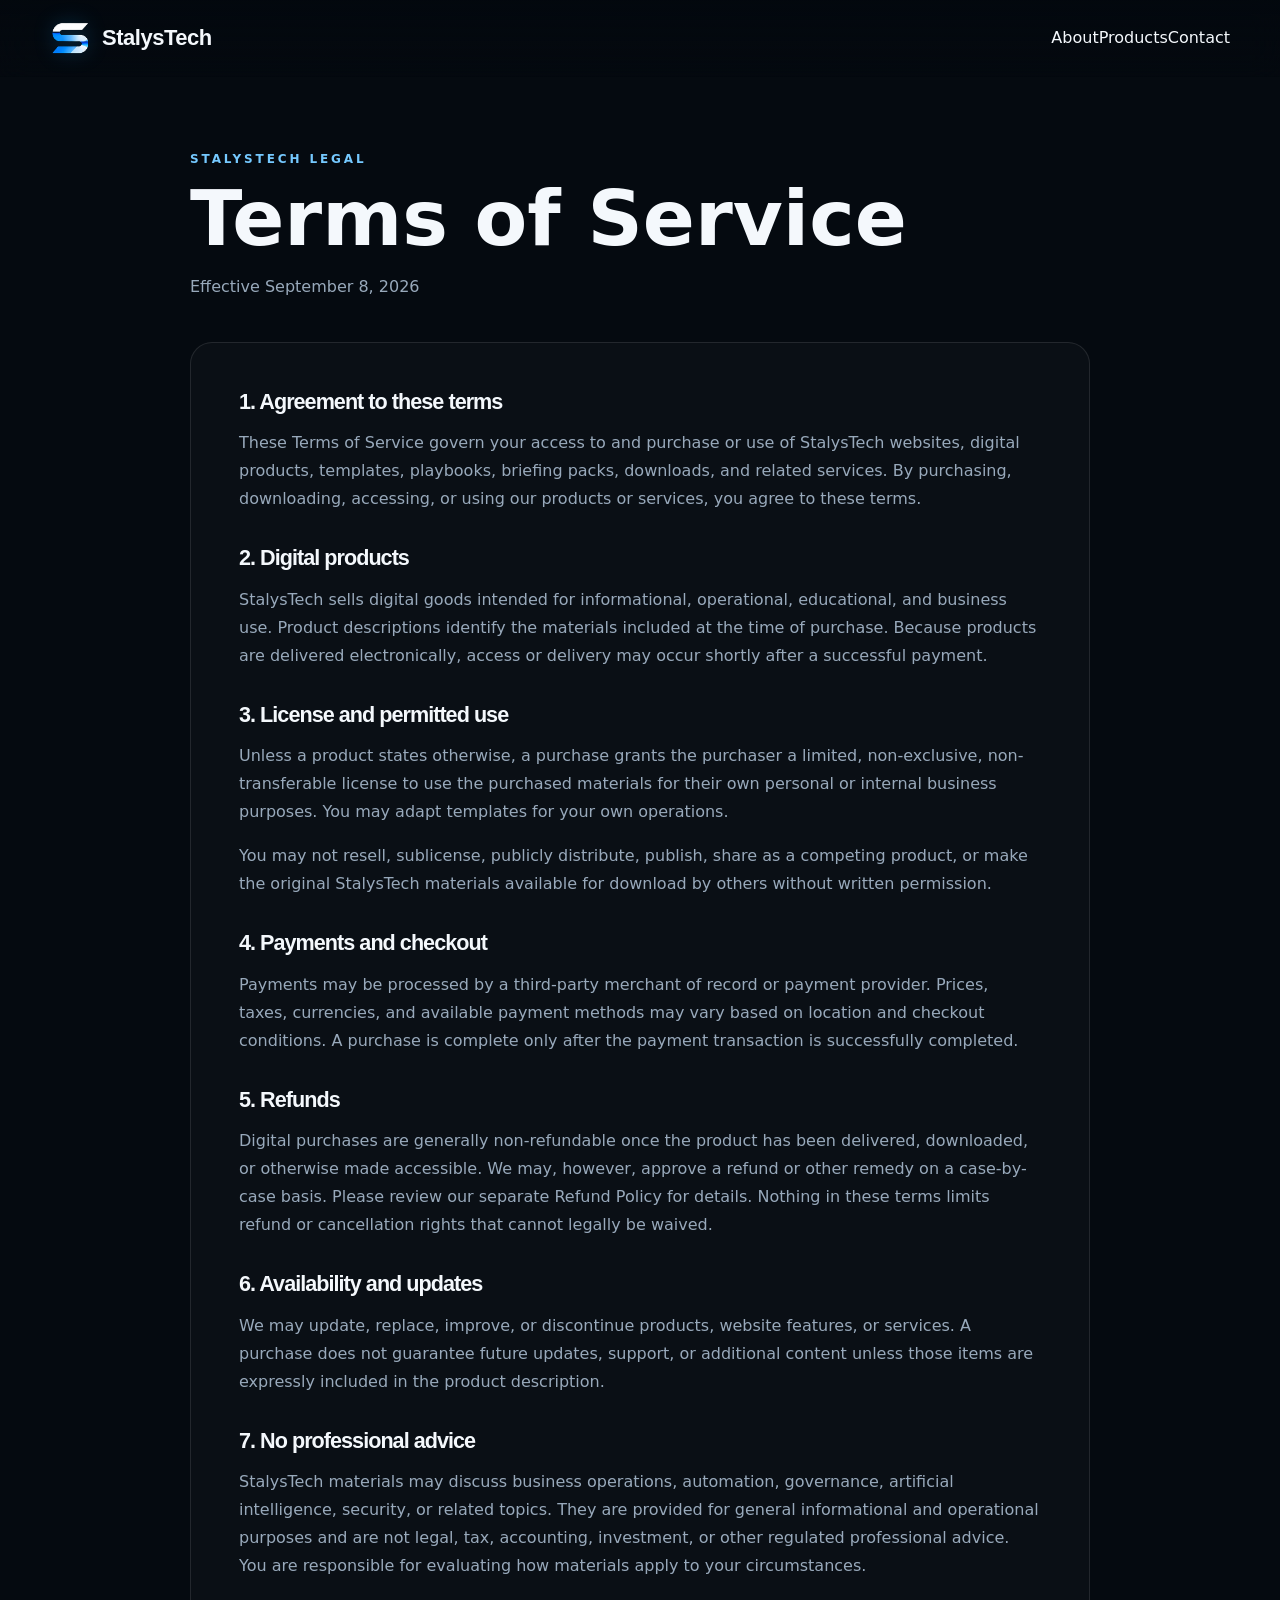
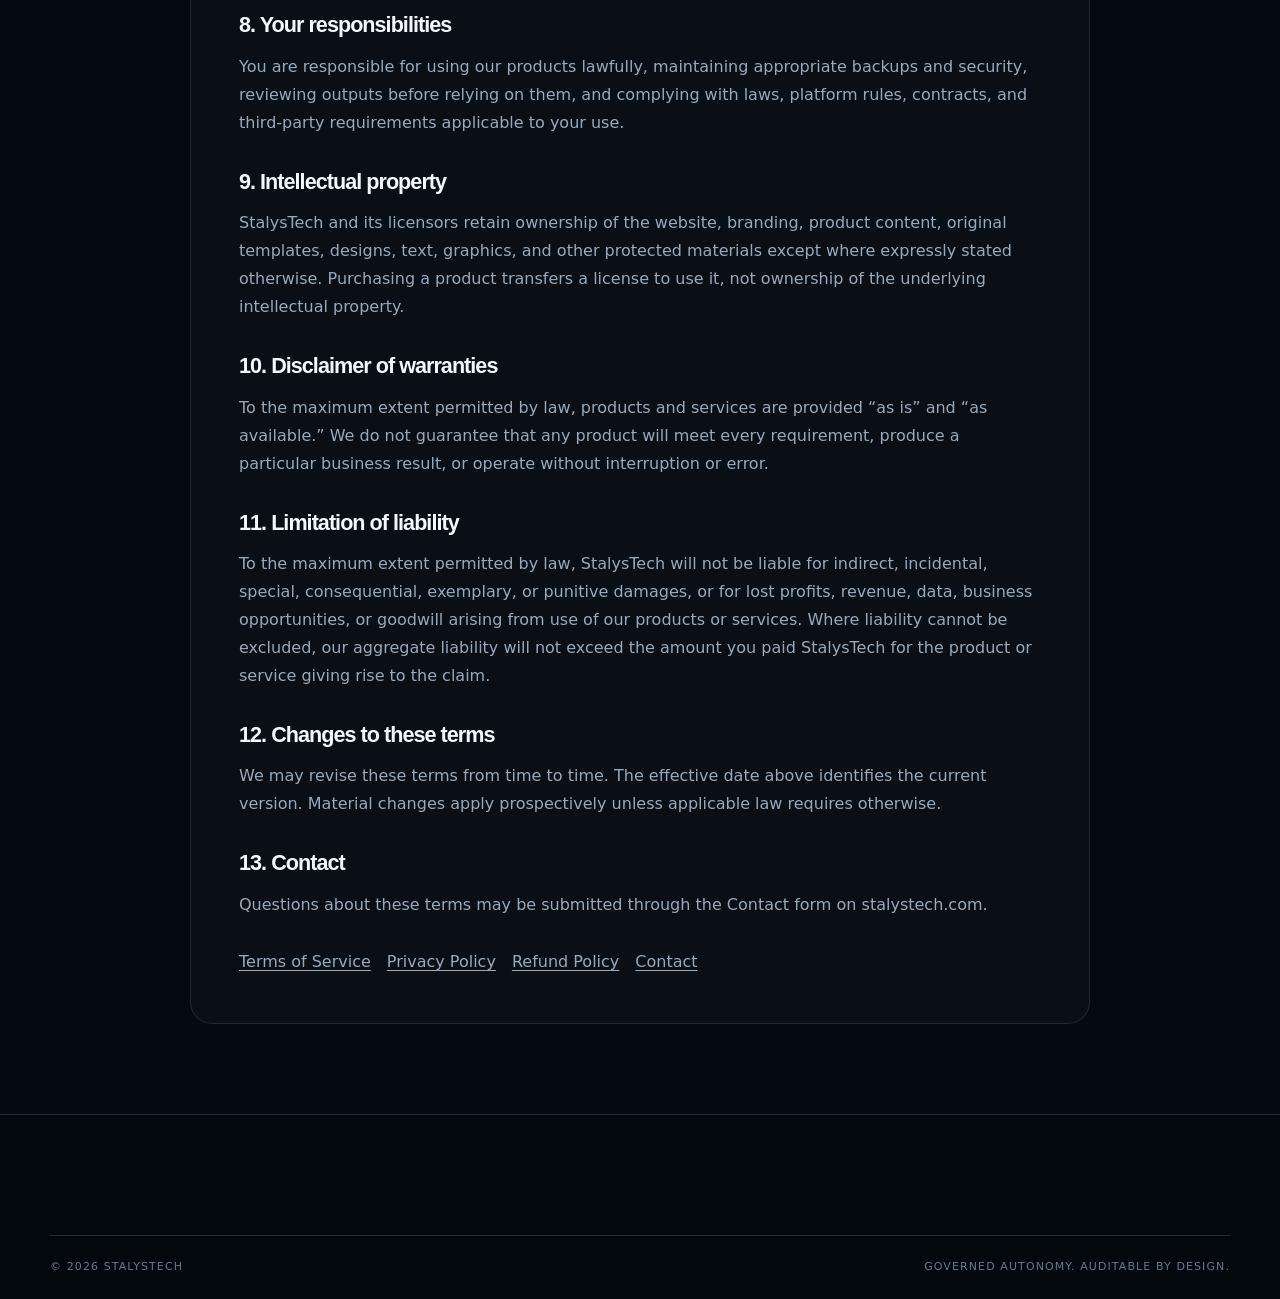
<file: terms.html>
<!doctype html><html lang="en"><head><meta charset="utf-8"><meta name="viewport" content="width=device-width,initial-scale=1"><meta name="theme-color" content="#070b14"><link rel="stylesheet" href="styles.css">
<title>Terms of Service | StalysTech</title><meta name="description" content="Terms of Service for StalysTech digital products and services.">
</head><body><header class="site-header"><div class="container nav-wrap"><a class="brand" href="/"><img class="brand-mark" src="assets/stalystech-s-mark.png" alt="" aria-hidden="true"><span class="brand-name">StalysTech</span></a><nav class="desktop-nav"><a href="/#about">About</a><a href="/#products">Products</a><a href="/#contact">Contact</a></nav></div></header>
<main class="legal-page"><div class="container legal-shell"><p class="eyebrow">STALYSTECH LEGAL</p><h1>Terms of Service</h1><p class="legal-meta">Effective September 8, 2026</p><div class="legal-card">
<h2>1. Agreement to these terms</h2><p>These Terms of Service govern your access to and purchase or use of StalysTech websites, digital products, templates, playbooks, briefing packs, downloads, and related services. By purchasing, downloading, accessing, or using our products or services, you agree to these terms.</p>
<h2>2. Digital products</h2><p>StalysTech sells digital goods intended for informational, operational, educational, and business use. Product descriptions identify the materials included at the time of purchase. Because products are delivered electronically, access or delivery may occur shortly after a successful payment.</p>
<h2>3. License and permitted use</h2><p>Unless a product states otherwise, a purchase grants the purchaser a limited, non-exclusive, non-transferable license to use the purchased materials for their own personal or internal business purposes. You may adapt templates for your own operations.</p><p>You may not resell, sublicense, publicly distribute, publish, share as a competing product, or make the original StalysTech materials available for download by others without written permission.</p>
<h2>4. Payments and checkout</h2><p>Payments may be processed by a third-party merchant of record or payment provider. Prices, taxes, currencies, and available payment methods may vary based on location and checkout conditions. A purchase is complete only after the payment transaction is successfully completed.</p>
<h2>5. Refunds</h2><p>Digital purchases are generally non-refundable once the product has been delivered, downloaded, or otherwise made accessible. We may, however, approve a refund or other remedy on a case-by-case basis. Please review our separate Refund Policy for details. Nothing in these terms limits refund or cancellation rights that cannot legally be waived.</p>
<h2>6. Availability and updates</h2><p>We may update, replace, improve, or discontinue products, website features, or services. A purchase does not guarantee future updates, support, or additional content unless those items are expressly included in the product description.</p>
<h2>7. No professional advice</h2><p>StalysTech materials may discuss business operations, automation, governance, artificial intelligence, security, or related topics. They are provided for general informational and operational purposes and are not legal, tax, accounting, investment, or other regulated professional advice. You are responsible for evaluating how materials apply to your circumstances.</p>
<h2>8. Your responsibilities</h2><p>You are responsible for using our products lawfully, maintaining appropriate backups and security, reviewing outputs before relying on them, and complying with laws, platform rules, contracts, and third-party requirements applicable to your use.</p>
<h2>9. Intellectual property</h2><p>StalysTech and its licensors retain ownership of the website, branding, product content, original templates, designs, text, graphics, and other protected materials except where expressly stated otherwise. Purchasing a product transfers a license to use it, not ownership of the underlying intellectual property.</p>
<h2>10. Disclaimer of warranties</h2><p>To the maximum extent permitted by law, products and services are provided “as is” and “as available.” We do not guarantee that any product will meet every requirement, produce a particular business result, or operate without interruption or error.</p>
<h2>11. Limitation of liability</h2><p>To the maximum extent permitted by law, StalysTech will not be liable for indirect, incidental, special, consequential, exemplary, or punitive damages, or for lost profits, revenue, data, business opportunities, or goodwill arising from use of our products or services. Where liability cannot be excluded, our aggregate liability will not exceed the amount you paid StalysTech for the product or service giving rise to the claim.</p>
<h2>12. Changes to these terms</h2><p>We may revise these terms from time to time. The effective date above identifies the current version. Material changes apply prospectively unless applicable law requires otherwise.</p>
<h2>13. Contact</h2><p>Questions about these terms may be submitted through the Contact form on stalystech.com.</p>
<div class="legal-nav"><a href="/terms.html">Terms of Service</a><a href="/privacy.html">Privacy Policy</a><a href="/refund-policy.html">Refund Policy</a><a href="/#contact">Contact</a></div></div></main><footer class="site-footer"><div class="container footer-bottom"><span>© 2026 StalysTech</span><span>Governed autonomy. Auditable by design.</span></div></footer></body></html>
</file>
<file: styles.css>
:root {
  --bg: #050a10;
  --bg-2: #08131f;
  --panel: rgba(10, 22, 35, .78);
  --panel-2: #0b1826;
  --text: #f4f8fc;
  --muted: #98a9bb;
  --line: rgba(151, 198, 238, .18);
  --blue: #17a8ff;
  --blue-2: #75c9ff;
  --silver: #dce7f2;
  --max: 1180px;
  --radius: 22px;
}

* {
  box-sizing: border-box;
}

html {
  scroll-behavior: smooth;
}

body {
  margin: 0;
  background: var(--bg);
  color: var(--text);
  font-family: Inter, system-ui, sans-serif;
  line-height: 1.6;
  overflow-x: hidden;
}

img {
  display: block;
  max-width: 100%;
}

a {
  color: inherit;
  text-decoration: none;
}

button,
input,
textarea,
select {
  font: inherit;
}

.container {
  width: min(var(--max), calc(100% - 40px));
  margin: 0 auto;
}

.noise {
  position: fixed;
  inset: 0;
  pointer-events: none;
  opacity: .18;
  z-index: 100;
  background-image: url("data:image/svg+xml,%3Csvg viewBox='0 0 180 180' xmlns='http://www.w3.org/2000/svg'%3E%3Cfilter id='n'%3E%3CfeTurbulence type='fractalNoise' baseFrequency='.9' numOctaves='3' stitchTiles='stitch'/%3E%3C/filter%3E%3Crect width='100%25' height='100%25' filter='url(%23n)' opacity='.08'/%3E%3C/svg%3E");
}

/* =========================================================
   HEADER / NAV
   ========================================================= */

.site-header {
  position: fixed;
  inset: 0 0 auto;
  z-index: 50;
  backdrop-filter: blur(16px);
  background: linear-gradient(
    to bottom,
    rgba(3, 8, 14, .9),
    rgba(3, 8, 14, .35)
  );
  border-bottom: 1px solid transparent;
  transition: .25s ease;
}

.site-header.scrolled {
  background: rgba(3, 8, 14, .9);
  border-color: var(--line);
}

.nav-wrap {
  min-height: 76px;
  display: flex;
  align-items: center;
  justify-content: space-between;
}

.brand {
  display: inline-flex;
  align-items: center;
  gap: 12px;
  font-family: "Space Grotesk", sans-serif;
  font-weight: 700;
  letter-spacing: -.03em;
}

.brand-mark {
  width: 40px;
  height: 34px;
  display: block;
  object-fit: contain;
  filter: drop-shadow(0 0 10px rgba(23, 168, 255, .22));
}

.brand-name {
  font-size: 22px;
}

.site-nav {
  display: flex;
  align-items: center;
  gap: 28px;
  color: #c1ceda;
  font-size: 14px;
  font-weight: 600;
}

.site-nav a:hover {
  color: white;
}

.nav-cta {
  padding: 10px 16px;
  border: 1px solid rgba(118, 201, 255, .45);
  border-radius: 999px;
  background: rgba(23, 168, 255, .08);
}

.nav-toggle {
  display: none;
  background: none;
  border: 0;
  padding: 10px;
}

.nav-toggle span {
  width: 24px;
  height: 2px;
  background: white;
  display: block;
  margin: 5px;
}

/* =========================================================
   HERO
   ========================================================= */

.hero {
  min-height: 880px;
  position: relative;
  display: grid;
  align-items: center;
  overflow: hidden;
}

.hero-image {
  position: absolute;
  inset: 0;
  width: 100%;
  height: 100%;
  object-fit: cover;
  object-position: center;
  opacity: .53;
  transform: scale(1.035);
}

.hero-overlay {
  position: absolute;
  inset: 0;
  background:
    radial-gradient(
      circle at 69% 44%,
      rgba(10, 77, 145, .05),
      transparent 30%
    ),
    linear-gradient(
      90deg,
      rgba(3, 8, 14, .94) 0%,
      rgba(3, 8, 14, .74) 43%,
      rgba(3, 8, 14, .16) 75%
    ),
    linear-gradient(
      0deg,
      var(--bg) 0%,
      transparent 23%
    );
}

.hero-content {
  position: relative;
  z-index: 2;
  padding-top: 90px;
}

.eyebrow {
  margin: 0 0 16px;
  color: var(--blue-2);
  font-size: 12px;
  font-weight: 800;
  letter-spacing: .24em;
  text-transform: uppercase;
}

.hero h1,
h2 {
  font-family: "Space Grotesk", sans-serif;
  letter-spacing: -.045em;
  line-height: 1.04;
  margin: 0;
}

.hero h1 {
  max-width: 820px;
  font-size: clamp(58px, 7vw, 100px);
}

.hero h1 span {
  background: linear-gradient(
    90deg,
    #fff,
    #8ccfff 58%,
    #45aefe
  );
  -webkit-background-clip: text;
  color: transparent;
}

.hero-copy {
  max-width: 640px;
  margin: 28px 0 0;
  color: #b7c7d7;
  font-size: 19px;
}

.hero-actions {
  display: flex;
  gap: 12px;
  margin-top: 34px;
}

.btn {
  display: inline-flex;
  align-items: center;
  justify-content: center;
  min-height: 50px;
  padding: 0 22px;
  border-radius: 999px;
  font-weight: 800;
  font-size: 14px;
  border: 1px solid transparent;
  cursor: pointer;
  transition:
    transform .2s ease,
    border-color .2s ease,
    box-shadow .2s ease;
}

.btn:hover {
  transform: translateY(-2px);
}

.btn-primary {
  color: #02111c;
  background: linear-gradient(
    135deg,
    #e8f8ff,
    #48b8ff 62%,
    #168fff
  );
  box-shadow: 0 12px 30px rgba(23, 168, 255, .22);
}

.btn-ghost {
  color: white;
  border-color: rgba(255, 255, 255, .22);
  background: rgba(3, 10, 18, .32);
  backdrop-filter: blur(10px);
}

.hero-metrics {
  margin-top: 72px;
  display: flex;
  gap: 0;
  width: fit-content;
  border: 1px solid var(--line);
  background: rgba(5, 13, 22, .55);
  backdrop-filter: blur(14px);
  border-radius: 16px;
  overflow: hidden;
}

.hero-metrics div {
  min-width: 180px;
  padding: 16px 20px;
  display: flex;
  align-items: center;
  gap: 12px;
  border-right: 1px solid var(--line);
}

.hero-metrics div:last-child {
  border: 0;
}

.hero-metrics strong {
  color: var(--blue-2);
  font-size: 12px;
}

.hero-metrics span {
  color: #d4e0ea;
  font-size: 13px;
}

/* =========================================================
   GENERAL SECTIONS
   ========================================================= */

.section {
  padding: 110px 0;
  position: relative;
}

.split-grid {
  display: grid;
  grid-template-columns: 1.05fr .95fr;
  gap: 90px;
  align-items: start;
}

h2 {
  font-size: clamp(38px, 4.8vw, 64px);
}

.intro-copy {
  color: #a9bac9;
  font-size: 18px;
}

.intro-copy p:first-child {
  margin-top: 36px;
}

/* =========================================================
   CAPABILITIES
   ========================================================= */

.capability-grid {
  margin-top: 70px;
  display: grid;
  grid-template-columns: repeat(4, 1fr);
  border: 1px solid var(--line);
  border-radius: var(--radius);
  overflow: hidden;
  background: linear-gradient(
    180deg,
    rgba(14, 31, 48, .65),
    rgba(7, 16, 26, .8)
  );
}

.cap-card {
  padding: 34px 28px;
  min-height: 240px;
  border-right: 1px solid var(--line);
}

.cap-card:last-child {
  border: 0;
}

.cap-card > span {
  color: var(--blue);
  font: 700 11px "Space Grotesk";
  letter-spacing: .18em;
}

.cap-card h3 {
  margin: 48px 0 10px;
  font: 600 21px "Space Grotesk";
}

.cap-card p {
  margin: 0;
  color: var(--muted);
  font-size: 14px;
}

/* =========================================================
   PRODUCTS
   ========================================================= */

.products {
  background: linear-gradient(180deg, #06101a, #050b12);
}

.section-head {
  display: flex;
  justify-content: space-between;
  gap: 50px;
  align-items: end;
  margin-bottom: 54px;
}

.section-head > p {
  max-width: 370px;
  color: var(--muted);
  margin: 0 0 4px;
}

.product-stack {
  display: grid;
  gap: 30px;
}

.product-card {
  display: grid;
  grid-template-columns: 1.32fr .68fr;
  background: #0a1521;
  border: 1px solid var(--line);
  border-radius: 24px;
  overflow: hidden;
  box-shadow: 0 30px 90px rgba(0, 0, 0, .2);
}

.product-card-reverse {
  grid-template-columns: .68fr 1.32fr;
}

.product-card-reverse .product-media {
  order: 2;
}

/*
  PRODUCT IMAGE FIX

  Product cover graphics are 16:9 artwork.
  Do not use object-fit: cover here because that crops
  the left and right edges of the artwork.

  The media container centers the image and allows the
  whole cover to remain visible.
*/

.product-media {
  position: relative;
  min-width: 0;
  min-height: 410px;
  display: flex;
  align-items: center;
  justify-content: center;
  background: #050c13;
  overflow: hidden;
}

.product-media img {
  width: 100%;
  height: 100%;
  min-width: 0;
  object-fit: contain;
  object-position: center center;
  display: block;
  transform: none;
  transition: opacity .25s ease;
}

/*
  Keep hover effect subtle without zooming/cropping
  the actual product cover.
*/
.product-card:hover .product-media img {
  transform: none;
  opacity: .97;
}

.product-body {
  padding: 44px 40px;
  display: flex;
  flex-direction: column;
  justify-content: center;
}

.product-kicker {
  color: var(--blue-2);
  font-size: 11px;
  font-weight: 800;
  letter-spacing: .18em;
}

.product-body h3 {
  margin: 12px 0 16px;
  font: 600 31px/1.15 "Space Grotesk";
}

.product-body p {
  margin: 0;
  color: #a9bac9;
}

.tag-row {
  display: flex;
  flex-wrap: wrap;
  gap: 8px;
  margin-top: 24px;
}

.tag-row span {
  font-size: 11px;
  color: #bdd0df;
  border: 1px solid var(--line);
  border-radius: 999px;
  padding: 7px 10px;
  background: rgba(255, 255, 255, .02);
}

.product-foot {
  display: flex;
  justify-content: space-between;
  align-items: center;
  gap: 24px;
  border-top: 1px solid var(--line);
  margin-top: 28px;
  padding-top: 22px;
}

.product-foot strong {
  font: 600 18px "Space Grotesk";
}

.text-link {
  color: var(--blue-2);
  font-weight: 700;
  font-size: 14px;
}

/* =========================================================
   TEAM
   ========================================================= */

.team {
  overflow: hidden;
}

.team-grid {
  display: grid;
  grid-template-columns: repeat(4, 1fr);
  gap: 18px;
}

.team-card {
  position: relative;
  border-radius: 24px;
  overflow: hidden;
  min-height: 480px;
  border: 1px solid var(--line);
  background: #07131f;
}

.team-card img {
  position: absolute;
  inset: 0;
  width: 100%;
  height: 100%;
  object-fit: cover;
}

.team-card::after {
  content: "";
  position: absolute;
  inset: 0;
  background: linear-gradient(
    180deg,
    transparent 42%,
    rgba(2, 7, 12, .28) 58%,
    rgba(2, 7, 12, .98) 93%
  );
}

.team-info {
  position: absolute;
  z-index: 2;
  inset: auto 22px 22px;
}

.team-info span {
  color: #72c6ff;
  font-size: 11px;
  font-weight: 800;
  letter-spacing: .18em;
}

.team-info h3 {
  margin: 5px 0 2px;
  font: 600 24px "Space Grotesk";
}

.team-info p {
  margin: 0;
  color: #d9e4ed;
  font-size: 13px;
}

.team-info small {
  display: block;
  margin-top: 9px;
  color: #8fa3b4;
  font-size: 11px;
}

/* =========================================================
   GOVERNANCE
   ========================================================= */

.governance {
  background:
    radial-gradient(
      circle at 18% 40%,
      rgba(25, 145, 255, .12),
      transparent 28%
    ),
    #06101a;
}

.governance-grid {
  display: grid;
  grid-template-columns: .92fr 1.08fr;
  gap: 70px;
  align-items: center;
}

.governance-art {
  border-radius: 28px;
  overflow: hidden;
  border: 1px solid var(--line);
  box-shadow: 0 35px 80px rgba(0, 0, 0, .35);
}

.governance-copy > p:not(.eyebrow) {
  color: var(--muted);
  font-size: 18px;
  max-width: 650px;
}

.principle-list {
  margin-top: 34px;
  border-top: 1px solid var(--line);
}

.principle-list > div {
  display: grid;
  grid-template-columns: 50px 1fr;
  padding: 18px 0;
  border-bottom: 1px solid var(--line);
}

.principle-list span {
  color: var(--blue);
  font-size: 11px;
  font-weight: 800;
}

.principle-list p {
  margin: 0;
  color: #9fb2c2;
}

.principle-list strong {
  color: white;
  display: block;
  font-size: 14px;
  margin-bottom: 3px;
}

/* =========================================================
   CONTACT
   ========================================================= */

.contact {
  background: #050a10;
}

.contact-shell {
  padding: 56px;
  border-radius: 28px;
  border: 1px solid rgba(92, 185, 255, .24);
  display: grid;
  grid-template-columns: 1fr 1fr;
  gap: 70px;
  background:
    radial-gradient(
      circle at 0 0,
      rgba(30, 150, 255, .14),
      transparent 34%
    ),
    linear-gradient(
      145deg,
      #091725,
      #06101a
    );
}

.contact-shell > div > p:last-child {
  color: var(--muted);
  max-width: 520px;
}

.contact-form {
  display: grid;
  grid-template-columns: 1fr 1fr;
  gap: 15px;
}

.contact-form label {
  display: grid;
  gap: 7px;
  font-size: 12px;
  color: #b4c2ce;
  font-weight: 700;
}

.contact-form label:nth-of-type(3),
.contact-form label:nth-of-type(4) {
  grid-column: 1 / -1;
}

.contact-form input,
.contact-form textarea,
.contact-form select {
  width: 100%;
  background: rgba(2, 8, 14, .68);
  color: white;
  border: 1px solid rgba(150, 190, 220, .2);
  border-radius: 11px;
  padding: 12px 13px;
  outline: none;
}

.contact-form input:focus,
.contact-form textarea:focus,
.contact-form select:focus {
  border-color: rgba(81, 184, 255, .72);
  box-shadow: 0 0 0 3px rgba(23, 168, 255, .09);
}

.contact-form button {
  width: fit-content;
  margin-top: 4px;
}

.hidden {
  display: none !important;
}

/* =========================================================
   FOOTER
   ========================================================= */

.site-footer {
  padding: 70px 0 24px;
  border-top: 1px solid var(--line);
  background: #03080d;
}

.footer-grid {
  display: grid;
  grid-template-columns: 2fr 1fr 1fr;
  gap: 80px;
}

.footer-grid > div:not(:first-child) {
  display: grid;
  gap: 6px;
  align-content: start;
  color: #8ea0b0;
  font-size: 13px;
}

.footer-grid > div:not(:first-child) > span {
  color: white;
  font-weight: 700;
  margin-bottom: 8px;
}

.footer-grid p {
  color: #7f93a4;
  margin: 12px 0 0;
  font-size: 13px;
}

.footer-bottom {
  margin-top: 50px;
  padding-top: 22px;
  border-top: 1px solid var(--line);
  display: flex;
  justify-content: space-between;
  color: #65798a;
  font-size: 11px;
  letter-spacing: .1em;
  text-transform: uppercase;
}

/* =========================================================
   TABLET
   ========================================================= */

@media (max-width: 1020px) {

  .capability-grid,
  .team-grid {
    grid-template-columns: repeat(2, 1fr);
  }

  .cap-card:nth-child(2) {
    border-right: 0;
  }

  .cap-card:nth-child(-n+2) {
    border-bottom: 1px solid var(--line);
  }

  .product-card,
  .product-card-reverse {
    grid-template-columns: 1fr;
  }

  .product-card-reverse .product-media {
    order: 0;
  }

  /*
    On tablet the product art gets its own full-width
    16:9 section.
  */
  .product-media {
    min-height: 0;
    aspect-ratio: 16 / 9;
  }

  .product-media img {
    width: 100%;
    height: 100%;
    object-fit: contain;
    object-position: center center;
  }

  .governance-grid,
  .contact-shell {
    grid-template-columns: 1fr;
  }
}

/* =========================================================
   MOBILE
   ========================================================= */

@media (max-width: 760px) {

  .container {
    width: min(100% - 28px, var(--max));
  }

  .site-header {
    background: rgba(3, 8, 14, .9);
  }

  .nav-toggle {
    display: block;
  }

  .site-nav {
    display: none;
    position: absolute;
    top: 76px;
    left: 14px;
    right: 14px;
    flex-direction: column;
    align-items: stretch;
    padding: 18px;
    background: #07121d;
    border: 1px solid var(--line);
    border-radius: 16px;
  }

  .site-nav.open {
    display: flex;
  }

  .hero {
    min-height: 820px;
  }

  .hero-image {
    object-position: 58% center;
    opacity: .36;
  }

  .hero-overlay {
    background:
      linear-gradient(
        90deg,
        rgba(3, 8, 14, .97),
        rgba(3, 8, 14, .62)
      ),
      linear-gradient(
        0deg,
        var(--bg),
        transparent 30%
      );
  }

  .hero h1 {
    font-size: clamp(48px, 15vw, 74px);
  }

  .hero-copy {
    font-size: 16px;
  }

  .hero-actions {
    flex-direction: column;
    width: min(100%, 320px);
  }

  .hero-metrics {
    width: 100%;
    flex-direction: column;
  }

  .hero-metrics div {
    border-right: 0;
    border-bottom: 1px solid var(--line);
  }

  .split-grid {
    grid-template-columns: 1fr;
    gap: 20px;
  }

  .intro-copy p:first-child {
    margin-top: 0;
  }

  .section {
    padding: 80px 0;
  }

  .section-head {
    display: block;
  }

  .section-head > p {
    margin-top: 18px;
  }

  .capability-grid,
  .team-grid {
    grid-template-columns: 1fr;
  }

  .cap-card {
    border-right: 0;
    border-bottom: 1px solid var(--line);
  }

  .team-card {
    min-height: 470px;
  }

  /*
    Keep full product covers visible on phones.
  */
  .product-media {
    min-height: 0;
    aspect-ratio: 16 / 9;
  }

  .product-media img {
    width: 100%;
    height: 100%;
    object-fit: contain;
    object-position: center center;
  }

  .product-body {
    padding: 30px 24px;
  }

  .product-body h3 {
    font-size: 27px;
  }

  .product-foot {
    align-items: flex-start;
    gap: 14px;
  }

  .contact-shell {
    padding: 30px 22px;
    gap: 36px;
  }

  .contact-form {
    grid-template-columns: 1fr;
  }

  .contact-form label {
    grid-column: 1 !important;
  }

  .footer-grid {
    grid-template-columns: 1fr;
    gap: 36px;
  }

  .footer-bottom {
    flex-direction: column;
    gap: 8px;
  }
}

/* =========================================================
   ACCESSIBILITY
   ========================================================= */

@media (prefers-reduced-motion: reduce) {

  html {
    scroll-behavior: auto;
  }

  * {
    transition: none !important;
  }
}

/* =========================================================
   COMMERCE + FORM FEEDBACK
   ========================================================= */

.purchase-btn {
  appearance: none;
  border: 0;
  background: transparent;
  padding: 0;
  font: inherit;
  cursor: pointer;
}

.purchase-btn:disabled {
  opacity: .6;
  cursor: wait;
}

.form-status {
  min-height: 1.4em;
  margin: 0;
  color: #8fd3ff;
  font-size: .92rem;
}

.success-page {
  min-height: 100vh;
  background:
    radial-gradient(
      circle at 50% 0%,
      #0e2944 0,
      #07111d 45%,
      #03080f 100%
    );
}

.success-wrap {
  width: min(760px, calc(100% - 40px));
  margin: 0 auto;
  padding: 48px 0 80px;
}

.success-card {
  margin-top: 80px;
  padding: clamp(28px, 5vw, 56px);
  border: 1px solid rgba(115, 195, 255, .25);
  border-radius: 24px;
  background: rgba(7, 17, 29, .78);
  box-shadow: 0 24px 80px rgba(0, 0, 0, .35);
}

.success-card h1 {
  margin: 10px 0 16px;
  font-size: clamp(2rem, 5vw, 4rem);
}

.success-card > p {
  color: #b9d8ef;
  line-height: 1.7;
}

#download-area {
  margin: 28px 0 20px;
}

.delivery-note {
  padding: 18px;
  border: 1px solid rgba(115, 195, 255, .18);
  border-radius: 14px;
  background: rgba(58, 148, 220, .07);
}

/* =========================================================
   LEGAL PAGES
   ========================================================= */

.legal-page {
  padding: 150px 0 90px;
  min-height: 70vh;
}

.legal-shell {
  max-width: 900px;
}

.legal-shell .eyebrow {
  margin-bottom: 12px;
}

.legal-shell h1 {
  font-size: clamp(2.5rem, 6vw, 4.8rem);
  line-height: .98;
  margin: 0 0 18px;
}

.legal-meta {
  color: var(--muted, #8f99aa);
  margin-bottom: 42px;
}

.legal-card {
  border: 1px solid rgba(255, 255, 255, .10);
  background: rgba(255, 255, 255, .025);
  border-radius: 22px;
  padding: clamp(24px, 5vw, 48px);
}

.legal-card h2 {
  margin: 34px 0 12px;
  font-size: 1.35rem;
}

.legal-card h2:first-child {
  margin-top: 0;
}

.legal-card p,
.legal-card li {
  color: var(--muted, #aab2c0);
  line-height: 1.75;
}

.legal-card ul {
  padding-left: 22px;
}

.legal-card a {
  color: inherit;
  text-decoration: underline;
  text-underline-offset: 3px;
}

.legal-nav {
  display: flex;
  flex-wrap: wrap;
  gap: 16px;
  margin-top: 30px;
}

.legal-nav a {
  color: var(--muted, #aab2c0);
}

.footer-grid .legal-links a {
  display: block;
}
</file>
